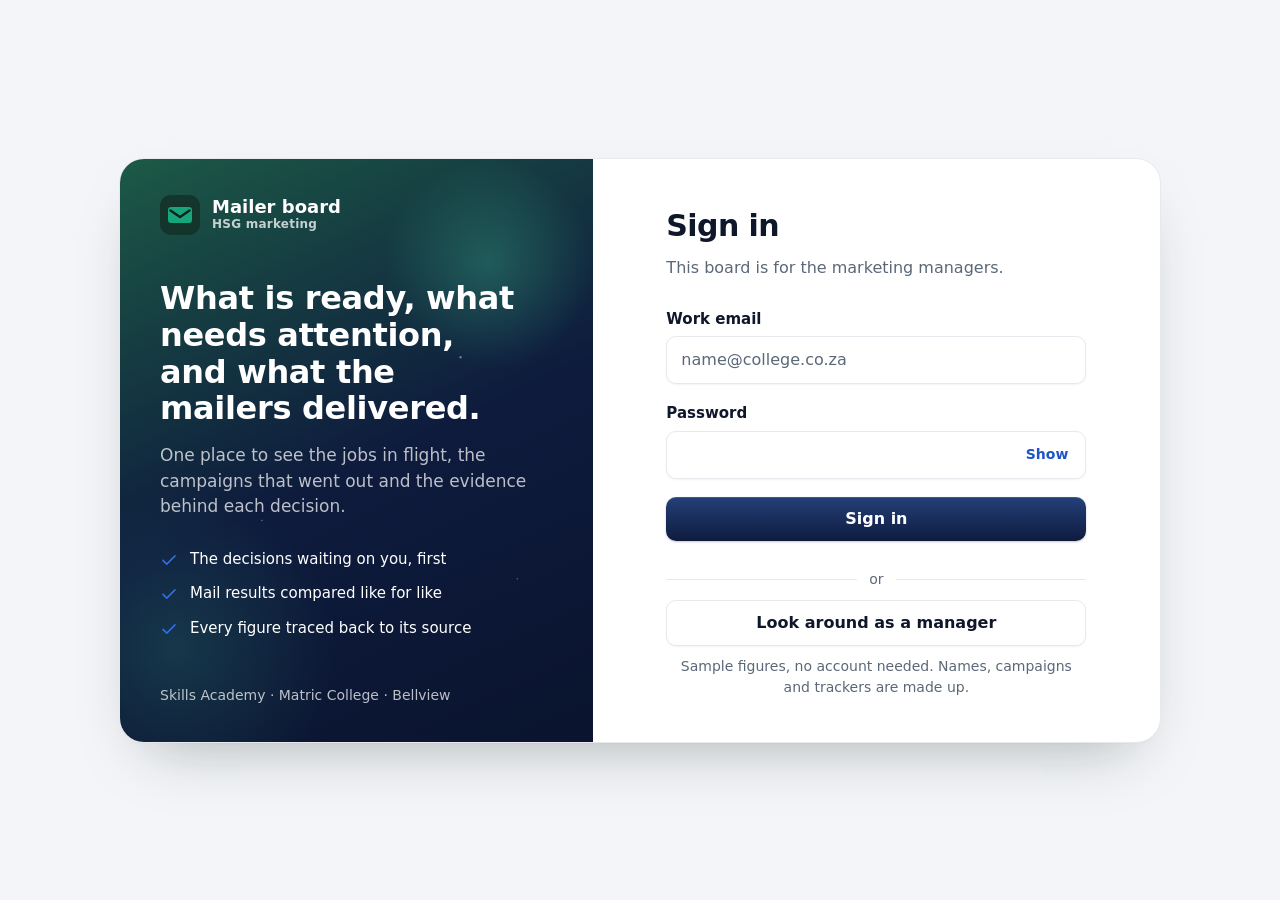
<file: index.html>
<!doctype html>
<html lang="en" data-page="auth">
<head>
  <meta charset="utf-8">
  <meta name="viewport" content="width=device-width, initial-scale=1, viewport-fit=cover">
  <meta http-equiv="Content-Security-Policy" content="default-src 'self'; script-src 'self'; style-src 'self' https://fonts.googleapis.com; font-src https://fonts.gstatic.com; img-src 'self' data:; form-action 'self'; base-uri 'self'; object-src 'none'">
  <meta name="theme-color" content="#F4F5F8" media="(prefers-color-scheme: light)">
  <meta name="referrer" content="strict-origin-when-cross-origin">
  <meta name="description" content="Sign in to the HSG mailer board.">
  <title>Sign in · Mailer board</title>
  <link rel="icon" href="assets/img/logo.svg?v=bed1288b" type="image/svg+xml">
  <link rel="preconnect" href="https://fonts.googleapis.com">
  <link rel="preconnect" href="https://fonts.gstatic.com" crossorigin>
  <link rel="stylesheet" href="https://fonts.googleapis.com/css2?family=Geist:wght@400;500;600;700&family=Geist+Mono:wght@500&display=swap">
  <link rel="stylesheet" href="assets/css/styles.css?v=12d950ee">
  <script src="assets/js/shared/session.js?v=6349e7f3"></script>
</head>
<body>
  <a class="skip-link" href="#main">Skip to content</a>
  <div class="auth-layout">
    <aside class="auth-panel">
      <a class="brand" href="index.html"><img src="assets/img/logo.svg?v=bed1288b" width="40" height="40" alt=""><span class="brand-text"><b>Mailer board</b><small>HSG marketing</small></span></a>
      <div class="auth-panel-copy">
        <p class="auth-lead">What is ready, what needs attention, and what the mailers delivered.</p>
        <p>One place to see the jobs in flight, the campaigns that went out and the evidence behind each decision.</p>
        <ul class="auth-points">
          <li><svg width="18" height="18" viewBox="0 0 24 24" fill="none" stroke="currentColor" stroke-width="2" stroke-linecap="round" stroke-linejoin="round" aria-hidden="true"><path d="M4 12.5l5 5L20 6.5"/></svg>The decisions waiting on you, first</li>
          <li><svg width="18" height="18" viewBox="0 0 24 24" fill="none" stroke="currentColor" stroke-width="2" stroke-linecap="round" stroke-linejoin="round" aria-hidden="true"><path d="M4 12.5l5 5L20 6.5"/></svg>Mail results compared like for like</li>
          <li><svg width="18" height="18" viewBox="0 0 24 24" fill="none" stroke="currentColor" stroke-width="2" stroke-linecap="round" stroke-linejoin="round" aria-hidden="true"><path d="M4 12.5l5 5L20 6.5"/></svg>Every figure traced back to its source</li>
        </ul>
      </div>
      <p class="auth-panel-foot">Skills Academy · Matric College · Bellview</p>
    </aside>

    <main class="auth-main" id="main" tabindex="-1">
      <div class="auth-card">
        <a class="brand brand-mobile" href="index.html"><img src="assets/img/logo.svg?v=bed1288b" width="36" height="36" alt=""><span class="brand-text"><b>Mailer board</b><small>HSG marketing</small></span></a>

        <header>
          <h1>Sign in</h1>
          <p>This board is for the marketing managers.</p>
        </header>

        <form class="form" method="post" data-not-connected>
          <div class="field">
            <label for="email">Work email</label>
            <input class="input" id="email" name="email" type="email" autocomplete="username" spellcheck="false" placeholder="name@college.co.za" required>
          </div>

          <div class="field">
            <label for="password">Password</label>
            <div class="password">
              <input class="input" id="password" name="password" type="password" autocomplete="current-password" required>
              <button type="button" data-toggle-password aria-controls="password" aria-pressed="false">Show</button>
            </div>
          </div>

          <button class="button" type="submit">Sign in</button>

          <div class="form-notice" role="status" tabindex="-1" hidden>
            <svg width="18" height="18" viewBox="0 0 24 24" fill="none" stroke="currentColor" stroke-width="2" stroke-linecap="round" aria-hidden="true"><circle cx="12" cy="12" r="9"/><path d="M12 11v6M12 7.5v.5"/></svg>
            <span>Signing in isn't switched on yet. You'll be able to use this page once accounts are set up.</span>
          </div>
        </form>

        <div class="demo">
          <p class="divider">or</p>
          <button class="button button-secondary" type="button" data-demo-sign-in="manager">Look around as a manager</button>
          <p class="field-hint">Sample figures, no account needed. Names, campaigns and trackers are made up.</p>
          <div class="form-notice" id="demo-blocked" role="status" tabindex="-1" hidden>
            <svg width="18" height="18" viewBox="0 0 24 24" fill="none" stroke="currentColor" stroke-width="2" stroke-linecap="round" aria-hidden="true"><circle cx="12" cy="12" r="9"/><path d="M12 11v6M12 7.5v.5"/></svg>
            <span>Your browser is blocking site storage, so the demo can't sign you in. Try a normal (not private) window.</span>
          </div>
        </div>
      </div>
    </main>
  </div>

  <script src="assets/js/shared/auth.js?v=9b4fdaf7"></script>
</body>
</html>
</file>
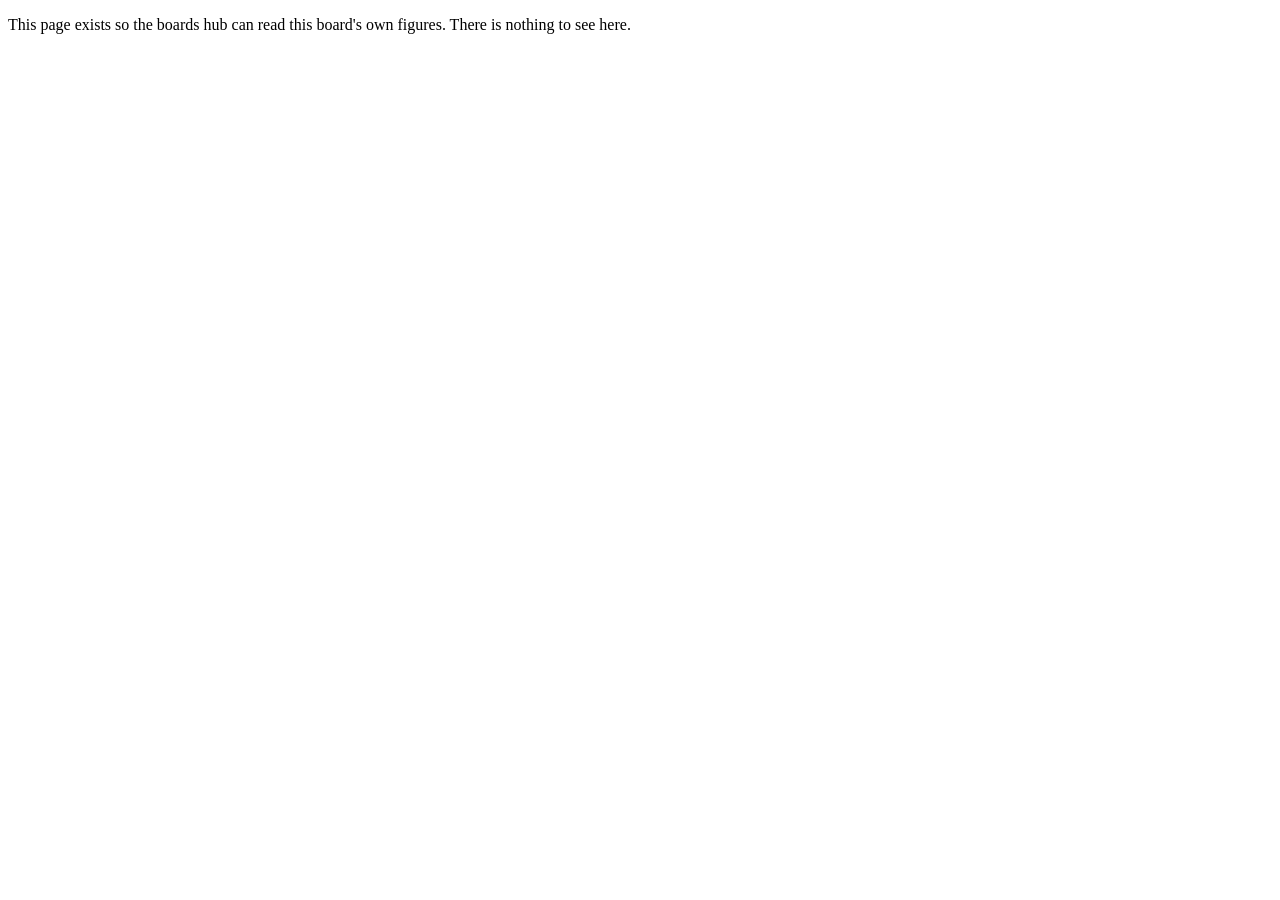
<file: summary.html>
<!doctype html>
<html lang="en">
<head>
  <meta charset="utf-8">
  <meta http-equiv="Content-Security-Policy" content="default-src 'none'; script-src 'self'; base-uri 'self'; form-action 'none'">
  <meta name="robots" content="noindex">
  <title>Mailer board summary</title>
</head>
<body>
  <p>This page exists so the boards hub can read this board's own figures. There is nothing to see here.</p>
  <script src="assets/js/shared/data.js?v=71d757f0"></script>
  <script src="assets/js/summary.js?v=b34d8d30"></script>
</body>
</html>
</file>
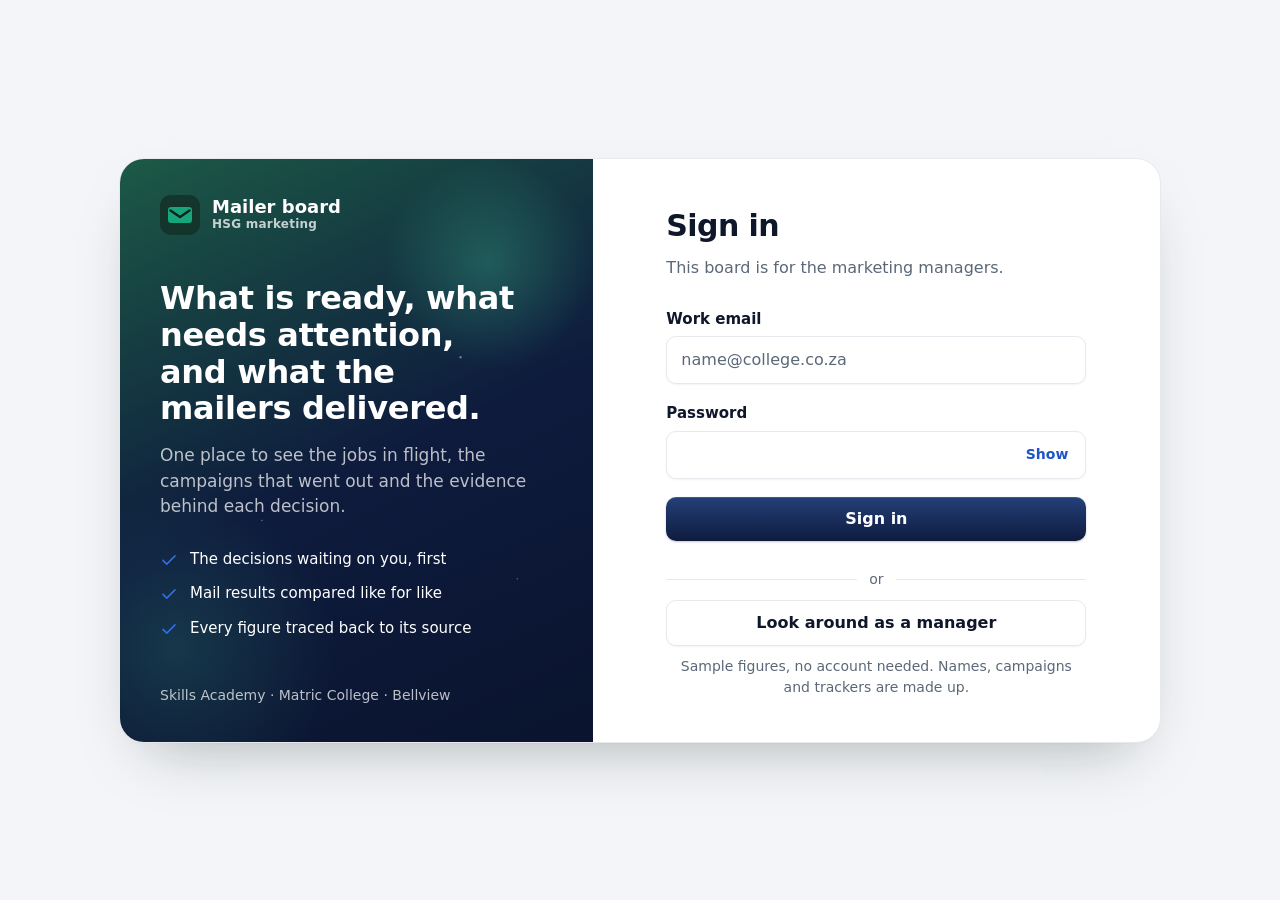
<file: pages/campaigns.html>
<!doctype html>
<html lang="en" data-page="app">
<head>
  <meta charset="utf-8">
  <meta name="viewport" content="width=device-width, initial-scale=1, viewport-fit=cover">
  <meta http-equiv="Content-Security-Policy" content="default-src 'self'; script-src 'self'; style-src 'self' https://fonts.googleapis.com; font-src https://fonts.gstatic.com; img-src 'self' data:; form-action 'self'; base-uri 'self'; object-src 'none'">
  <meta name="theme-color" content="#F4F5F8" media="(prefers-color-scheme: light)">
  <meta name="referrer" content="strict-origin-when-cross-origin">
  <meta name="robots" content="noindex">
  <meta name="description" content="Every campaign with sends, deliveries, opens, clicks and bounces.">
  <title>Campaign results · Mailer board</title>
  <link rel="icon" href="../assets/img/logo.svg?v=bed1288b" type="image/svg+xml">
  <link rel="preconnect" href="https://fonts.googleapis.com">
  <link rel="preconnect" href="https://fonts.gstatic.com" crossorigin>
  <link rel="stylesheet" href="https://fonts.googleapis.com/css2?family=Geist:wght@400;500;600;700&family=Geist+Mono:wght@500&display=swap">
  <link rel="stylesheet" href="../assets/css/styles.css?v=12d950ee">
  <script src="../assets/js/shared/session.js?v=6349e7f3"></script>
</head>
<body>
  <a class="skip-link" href="#main">Skip to content</a>
  <div class="app" id="app">
    <aside class="sidebar" id="sidebar" aria-label="Main menu">
      <a class="brand" href="decisions.html"><img src="../assets/img/logo.svg?v=bed1288b" width="36" height="36" alt=""><span class="brand-text"><b>Mailer board</b><small>HSG marketing</small></span></a>

      <nav class="menu" aria-label="Pages">
        <a class="menu-item" href="overview.html">
          <svg viewBox="0 0 24 24" fill="none" stroke="currentColor" stroke-width="2" stroke-linecap="round" stroke-linejoin="round" aria-hidden="true"><rect x="3" y="3" width="8" height="8" rx="2"/><rect x="13" y="3" width="8" height="5" rx="2"/><rect x="13" y="10" width="8" height="11" rx="2"/><rect x="3" y="13" width="8" height="8" rx="2"/></svg>
          <span>Overview</span>
        </a>
        <a class="menu-item" href="decisions.html">
          <svg viewBox="0 0 24 24" fill="none" stroke="currentColor" stroke-width="2" stroke-linecap="round" stroke-linejoin="round" aria-hidden="true"><path d="M9 5H7a2 2 0 0 0-2 2v12a2 2 0 0 0 2 2h10a2 2 0 0 0 2-2V7a2 2 0 0 0-2-2h-2"/><rect x="9" y="3" width="6" height="4" rx="1"/><path d="M9 14l2 2 4-4"/></svg>
          <span>Decisions</span>
        </a>
        <a class="menu-item" href="week.html">
          <svg viewBox="0 0 24 24" fill="none" stroke="currentColor" stroke-width="2" stroke-linecap="round" stroke-linejoin="round" aria-hidden="true"><path d="M4 20V10M10 20V4M16 20v-7M22 20H2"/></svg>
          <span>This week</span>
        </a>
        <p class="menu-label">Mailers</p>
        <a class="menu-item" href="jobs.html">
          <svg viewBox="0 0 24 24" fill="none" stroke="currentColor" stroke-width="2" stroke-linecap="round" stroke-linejoin="round" aria-hidden="true"><path d="M4 7h16M4 12h16M4 17h10"/></svg>
          <span>Jobs</span>
        </a>
        <a class="menu-item" href="campaigns.html" aria-current="page">
          <svg viewBox="0 0 24 24" fill="none" stroke="currentColor" stroke-width="2" stroke-linecap="round" stroke-linejoin="round" aria-hidden="true"><rect x="3" y="5" width="18" height="14" rx="2"/><path d="m4 7 8 5.5L20 7"/></svg>
          <span>Campaigns</span>
        </a>
        <p class="menu-label">Evidence</p>
        <a class="menu-item" href="checks.html">
          <svg viewBox="0 0 24 24" fill="none" stroke="currentColor" stroke-width="2" stroke-linecap="round" stroke-linejoin="round" aria-hidden="true"><path d="M12 3l8 3v6c0 4.4-3.2 7.9-8 9-4.8-1.1-8-4.6-8-9V6z"/><path d="M9.5 12.2l1.8 1.8 3.4-3.6"/></svg>
          <span>Evidence checks</span>
        </a>
        <a class="menu-item" href="problems.html">
          <svg viewBox="0 0 24 24" fill="none" stroke="currentColor" stroke-width="2" stroke-linecap="round" stroke-linejoin="round" aria-hidden="true"><path d="M10.3 4.3 2.8 17.4a2 2 0 0 0 1.7 3h15a2 2 0 0 0 1.7-3L13.7 4.3a2 2 0 0 0-3.4 0z"/><path d="M12 9.5v4M12 16.5v.4"/></svg>
          <span>Problems and fixes</span>
        </a>
        <a class="menu-item" href="lessons.html">
          <svg viewBox="0 0 24 24" fill="none" stroke="currentColor" stroke-width="2" stroke-linecap="round" stroke-linejoin="round" aria-hidden="true"><path d="M9 18h6M10 21h4"/><path d="M12 3a6 6 0 0 0-3.5 10.9c.6.5.9 1.1 1 1.6h5c.1-.5.4-1.1 1-1.6A6 6 0 0 0 12 3z"/></svg>
          <span>Lessons learnt</span>
        </a>
        <a class="menu-item" href="sources.html">
          <svg viewBox="0 0 24 24" fill="none" stroke="currentColor" stroke-width="2" stroke-linecap="round" stroke-linejoin="round" aria-hidden="true"><ellipse cx="12" cy="6" rx="8" ry="3"/><path d="M4 6v12c0 1.7 3.6 3 8 3s8-1.3 8-3V6"/><path d="M4 12c0 1.7 3.6 3 8 3s8-1.3 8-3"/></svg>
          <span>Sources</span>
        </a>
      </nav>

      <div class="sidebar-user">
        <span class="avatar" id="user-initials" aria-hidden="true"></span>
        <div><b id="user-name"></b><small id="user-role"></small></div>
        <button class="icon-button" id="sign-out" type="button" aria-label="Sign out" title="Sign out">
          <svg width="20" height="20" viewBox="0 0 24 24" fill="none" stroke="currentColor" stroke-width="2" stroke-linecap="round" stroke-linejoin="round" aria-hidden="true"><path d="M9 21H5a2 2 0 0 1-2-2V5a2 2 0 0 1 2-2h4"/><path d="M16 17l5-5-5-5M21 12H9"/></svg>
        </button>
      </div>
    </aside>

    <div class="scrim" id="scrim"></div>

    <div class="app-body">
      <header class="topbar">
        <button class="icon-button" id="menu-button" type="button" aria-label="Open menu" aria-controls="sidebar" aria-expanded="false">
          <svg width="22" height="22" viewBox="0 0 24 24" fill="none" stroke="currentColor" stroke-width="2" stroke-linecap="round" aria-hidden="true"><path d="M4 7h16M4 12h16M4 17h16"/></svg>
        </button>
        <a class="brand" href="decisions.html"><img src="../assets/img/logo.svg?v=bed1288b" width="30" height="30" alt=""><span>Mailer board</span></a>
      </header>

      <main class="app-main" id="main" tabindex="-1">
        <div class="page-header">
          <div>
            <h1>Campaign results</h1>
            <p class="page-note">Every campaign in the period, with what the mail tool recorded.</p>
          </div>
        </div>

        <section class="tiles tiles-four" id="campaign-tiles" aria-label="Totals"></section>

        <div class="controls">
          <label class="sr-only" for="campaign-college">College</label>
          <select class="select" id="campaign-college"></select>
          <label class="sr-only" for="campaign-search">Search campaigns</label>
          <input class="search" id="campaign-search" type="search" placeholder="Search campaigns" autocomplete="off">
          <button class="button button-secondary button-inline more-filters" id="more-filters" type="button" aria-expanded="false" aria-controls="more-filter-set">More filters</button>
          <div class="more-filter-set" id="more-filter-set" hidden>
            <label class="sr-only" for="campaign-purpose">Email purpose</label>
            <select class="select" id="campaign-purpose"></select>
            <label class="sr-only" for="campaign-family">Campaign family</label>
            <select class="select" id="campaign-family"></select>
            <div class="views" id="saved-views"></div>
          </div>
          <button class="button button-secondary button-inline" id="campaigns-clear" type="button" hidden>Show all 78</button>
        </div>

        <section class="panel" aria-labelledby="campaigns-title">
          <div class="panel-head">
            <h2 id="campaigns-title">Campaigns</h2>
            <p class="panel-note" id="campaigns-note" role="status"></p>
          </div>
          <div class="sort-picker">
            <label for="sort-select">Sort by</label>
            <select class="select" id="sort-select"></select>
          </div>
          <div class="table-wrap">
            <table class="results" id="campaign-table"></table>
          </div>
          <p class="panel-note">A campaign is marked “worth a look” above a 3% hard bounce rate or a 20% click rate. Neither proves anything is wrong; both are worth checking.</p>
        </section>
      </main>
    </div>
  </div>

  <div class="toast" id="toast" role="status" hidden></div>

  <script src="../assets/js/shared/data.js?v=71d757f0"></script>
  <script src="../assets/js/shared/app.js?v=557a2dee"></script>
  <script src="../assets/js/shared/lines.js?v=0f9d11f8"></script>
  <script src="../assets/js/shared/views.js?v=3244a64a"></script>
  <script src="../assets/js/pages/campaigns.js?v=f1f63c7c"></script>
</body>
</html>
</file>
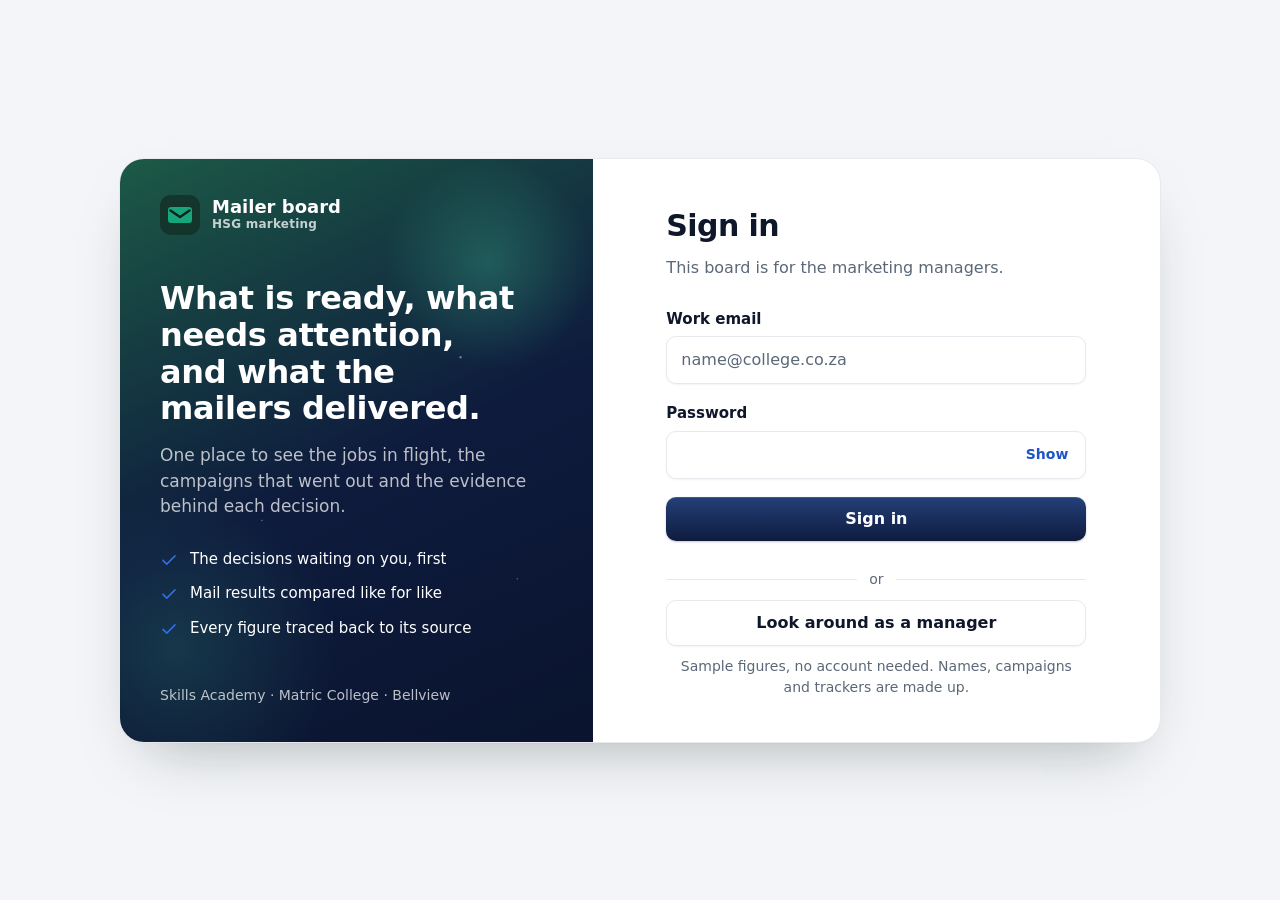
<file: pages/checks.html>
<!doctype html>
<html lang="en" data-page="app">
<head>
  <meta charset="utf-8">
  <meta name="viewport" content="width=device-width, initial-scale=1, viewport-fit=cover">
  <meta http-equiv="Content-Security-Policy" content="default-src 'self'; script-src 'self'; style-src 'self' https://fonts.googleapis.com; font-src https://fonts.gstatic.com; img-src 'self' data:; form-action 'self'; base-uri 'self'; object-src 'none'">
  <meta name="theme-color" content="#F4F5F8" media="(prefers-color-scheme: light)">
  <meta name="referrer" content="strict-origin-when-cross-origin">
  <meta name="robots" content="noindex">
  <meta name="description" content="Tracker rows with missing or conflicting evidence, grouped by problem.">
  <title>Evidence checks · Mailer board</title>
  <link rel="icon" href="../assets/img/logo.svg?v=bed1288b" type="image/svg+xml">
  <link rel="preconnect" href="https://fonts.googleapis.com">
  <link rel="preconnect" href="https://fonts.gstatic.com" crossorigin>
  <link rel="stylesheet" href="https://fonts.googleapis.com/css2?family=Geist:wght@400;500;600;700&family=Geist+Mono:wght@500&display=swap">
  <link rel="stylesheet" href="../assets/css/styles.css?v=12d950ee">
  <script src="../assets/js/shared/session.js?v=6349e7f3"></script>
</head>
<body>
  <a class="skip-link" href="#main">Skip to content</a>
  <div class="app" id="app">
    <aside class="sidebar" id="sidebar" aria-label="Main menu">
      <a class="brand" href="decisions.html"><img src="../assets/img/logo.svg?v=bed1288b" width="36" height="36" alt=""><span class="brand-text"><b>Mailer board</b><small>HSG marketing</small></span></a>

      <nav class="menu" aria-label="Pages">
        <a class="menu-item" href="overview.html">
          <svg viewBox="0 0 24 24" fill="none" stroke="currentColor" stroke-width="2" stroke-linecap="round" stroke-linejoin="round" aria-hidden="true"><rect x="3" y="3" width="8" height="8" rx="2"/><rect x="13" y="3" width="8" height="5" rx="2"/><rect x="13" y="10" width="8" height="11" rx="2"/><rect x="3" y="13" width="8" height="8" rx="2"/></svg>
          <span>Overview</span>
        </a>
        <a class="menu-item" href="decisions.html">
          <svg viewBox="0 0 24 24" fill="none" stroke="currentColor" stroke-width="2" stroke-linecap="round" stroke-linejoin="round" aria-hidden="true"><path d="M9 5H7a2 2 0 0 0-2 2v12a2 2 0 0 0 2 2h10a2 2 0 0 0 2-2V7a2 2 0 0 0-2-2h-2"/><rect x="9" y="3" width="6" height="4" rx="1"/><path d="M9 14l2 2 4-4"/></svg>
          <span>Decisions</span>
        </a>
        <a class="menu-item" href="week.html">
          <svg viewBox="0 0 24 24" fill="none" stroke="currentColor" stroke-width="2" stroke-linecap="round" stroke-linejoin="round" aria-hidden="true"><path d="M4 20V10M10 20V4M16 20v-7M22 20H2"/></svg>
          <span>This week</span>
        </a>
        <p class="menu-label">Mailers</p>
        <a class="menu-item" href="jobs.html">
          <svg viewBox="0 0 24 24" fill="none" stroke="currentColor" stroke-width="2" stroke-linecap="round" stroke-linejoin="round" aria-hidden="true"><path d="M4 7h16M4 12h16M4 17h10"/></svg>
          <span>Jobs</span>
        </a>
        <a class="menu-item" href="campaigns.html">
          <svg viewBox="0 0 24 24" fill="none" stroke="currentColor" stroke-width="2" stroke-linecap="round" stroke-linejoin="round" aria-hidden="true"><rect x="3" y="5" width="18" height="14" rx="2"/><path d="m4 7 8 5.5L20 7"/></svg>
          <span>Campaigns</span>
        </a>
        <p class="menu-label">Evidence</p>
        <a class="menu-item" href="checks.html" aria-current="page">
          <svg viewBox="0 0 24 24" fill="none" stroke="currentColor" stroke-width="2" stroke-linecap="round" stroke-linejoin="round" aria-hidden="true"><path d="M12 3l8 3v6c0 4.4-3.2 7.9-8 9-4.8-1.1-8-4.6-8-9V6z"/><path d="M9.5 12.2l1.8 1.8 3.4-3.6"/></svg>
          <span>Evidence checks</span>
        </a>
        <a class="menu-item" href="problems.html">
          <svg viewBox="0 0 24 24" fill="none" stroke="currentColor" stroke-width="2" stroke-linecap="round" stroke-linejoin="round" aria-hidden="true"><path d="M10.3 4.3 2.8 17.4a2 2 0 0 0 1.7 3h15a2 2 0 0 0 1.7-3L13.7 4.3a2 2 0 0 0-3.4 0z"/><path d="M12 9.5v4M12 16.5v.4"/></svg>
          <span>Problems and fixes</span>
        </a>
        <a class="menu-item" href="lessons.html">
          <svg viewBox="0 0 24 24" fill="none" stroke="currentColor" stroke-width="2" stroke-linecap="round" stroke-linejoin="round" aria-hidden="true"><path d="M9 18h6M10 21h4"/><path d="M12 3a6 6 0 0 0-3.5 10.9c.6.5.9 1.1 1 1.6h5c.1-.5.4-1.1 1-1.6A6 6 0 0 0 12 3z"/></svg>
          <span>Lessons learnt</span>
        </a>
        <a class="menu-item" href="sources.html">
          <svg viewBox="0 0 24 24" fill="none" stroke="currentColor" stroke-width="2" stroke-linecap="round" stroke-linejoin="round" aria-hidden="true"><ellipse cx="12" cy="6" rx="8" ry="3"/><path d="M4 6v12c0 1.7 3.6 3 8 3s8-1.3 8-3V6"/><path d="M4 12c0 1.7 3.6 3 8 3s8-1.3 8-3"/></svg>
          <span>Sources</span>
        </a>
      </nav>

      <div class="sidebar-user">
        <span class="avatar" id="user-initials" aria-hidden="true"></span>
        <div><b id="user-name"></b><small id="user-role"></small></div>
        <button class="icon-button" id="sign-out" type="button" aria-label="Sign out" title="Sign out">
          <svg width="20" height="20" viewBox="0 0 24 24" fill="none" stroke="currentColor" stroke-width="2" stroke-linecap="round" stroke-linejoin="round" aria-hidden="true"><path d="M9 21H5a2 2 0 0 1-2-2V5a2 2 0 0 1 2-2h4"/><path d="M16 17l5-5-5-5M21 12H9"/></svg>
        </button>
      </div>
    </aside>

    <div class="scrim" id="scrim"></div>

    <div class="app-body">
      <header class="topbar">
        <button class="icon-button" id="menu-button" type="button" aria-label="Open menu" aria-controls="sidebar" aria-expanded="false">
          <svg width="22" height="22" viewBox="0 0 24 24" fill="none" stroke="currentColor" stroke-width="2" stroke-linecap="round" aria-hidden="true"><path d="M4 7h16M4 12h16M4 17h16"/></svg>
        </button>
        <a class="brand" href="decisions.html"><img src="../assets/img/logo.svg?v=bed1288b" width="30" height="30" alt=""><span>Mailer board</span></a>
      </header>

      <main class="app-main" id="main" tabindex="-1">
        <div class="page-header">
          <div>
            <h1>Evidence checks</h1>
            <p class="page-note">Rows where the record contradicts itself or is missing something.</p>
          </div>
        </div>

        <p class="notice">
          <svg width="18" height="18" viewBox="0 0 24 24" fill="none" stroke="currentColor" stroke-width="2" stroke-linecap="round" aria-hidden="true"><circle cx="12" cy="12" r="9"/><path d="M12 11v6M12 7.5v.5"/></svg>
          <span>These checks compare what the tracker rows record. They do not check the audience, the copy, the routing or the built email. One row can raise more than one check.</span>
        </p>

        <div class="controls">
          <label class="sr-only" for="check-college">College</label>
          <select class="select" id="check-college"></select>
          <label class="sr-only" for="check-search">Search the checks</label>
          <input class="search" id="check-search" type="search" placeholder="Search job, code or owner" autocomplete="off">
          <button class="button button-secondary button-inline more-filters" id="more-filters" type="button" aria-expanded="false" aria-controls="more-filter-set">More filters</button>
          <div class="more-filter-set" id="more-filter-set" hidden>
            <label class="sr-only" for="check-phase">Phase</label>
            <select class="select" id="check-phase"></select>
            <div class="views" id="saved-views"></div>
          </div>
          <button class="button button-secondary button-inline" id="checks-clear" type="button" hidden>Show every check</button>
        </div>

        <p class="panel-note" id="checks-note" hidden></p>

        <section id="check-list" aria-labelledby="check-list-title">
          <h2 class="sr-only" id="check-list-title">Choose a kind of problem</h2>
          <div class="category-grid" id="check-grid"></div>
        </section>

        <section id="check-view" aria-labelledby="check-title" hidden>
          <div class="category-head">
            <nav class="trail" id="checks-trail" aria-label="Where you are"></nav>
            <div class="category-heading">
              <h2 id="check-title" tabindex="-1"></h2>
              <p class="panel-note" id="check-note"></p>
            </div>
          </div>
          <p class="panel-note" id="check-detail"></p>
          <section class="panel">
            <div class="table-wrap">
              <table class="results" id="check-table"></table>
            </div>
          </section>
        </section>
      </main>
    </div>
  </div>

  <div class="toast" id="toast" role="status" hidden></div>

  <script src="../assets/js/shared/data.js?v=71d757f0"></script>
  <script src="../assets/js/shared/app.js?v=557a2dee"></script>
  <script src="../assets/js/shared/lines.js?v=0f9d11f8"></script>
  <script src="../assets/js/shared/views.js?v=3244a64a"></script>
  <script src="../assets/js/pages/checks.js?v=fe8c7ed1"></script>
</body>
</html>
</file>
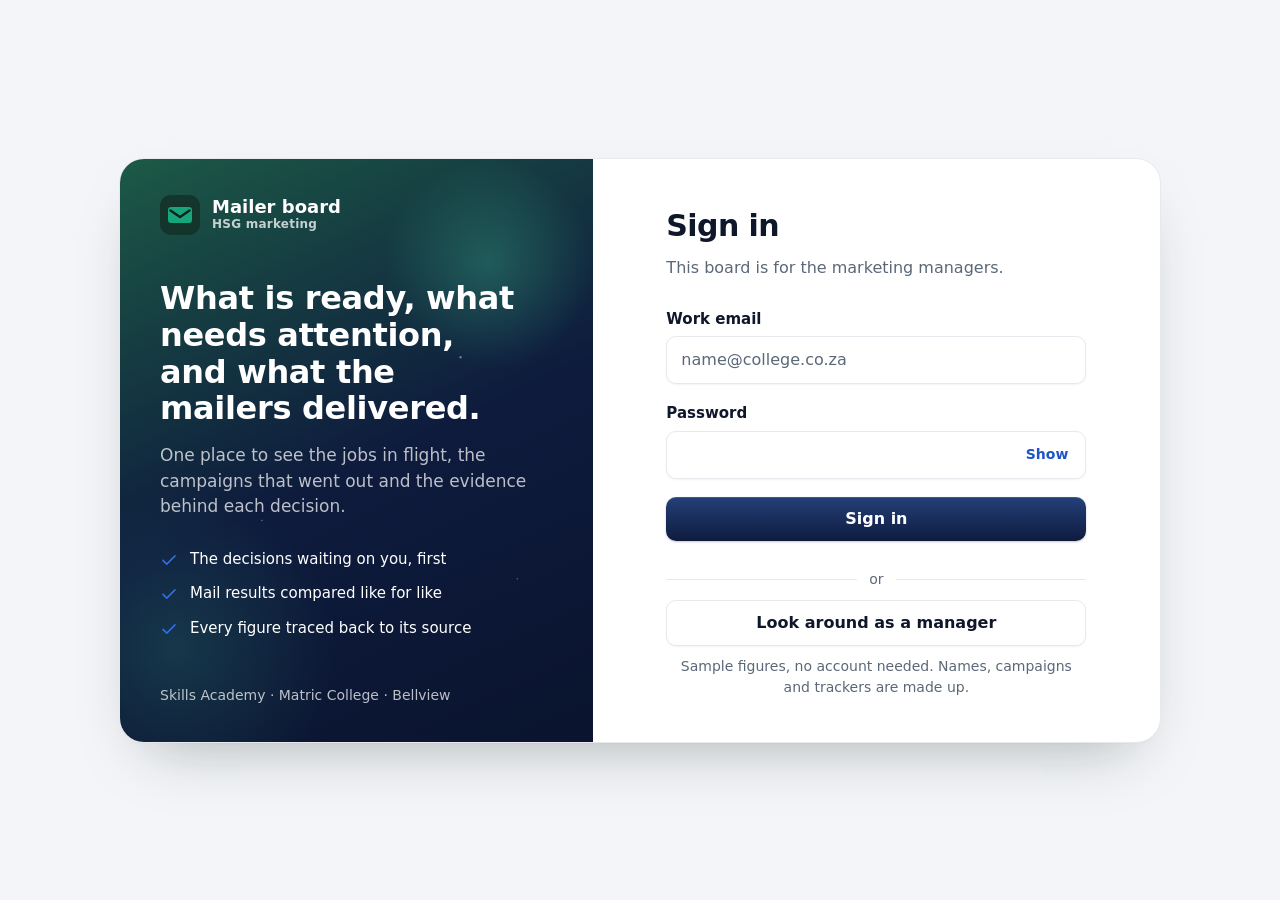
<file: pages/decisions.html>
<!doctype html>
<html lang="en" data-page="app">
<head>
  <meta charset="utf-8">
  <meta name="viewport" content="width=device-width, initial-scale=1, viewport-fit=cover">
  <meta http-equiv="Content-Security-Policy" content="default-src 'self'; script-src 'self'; style-src 'self' https://fonts.googleapis.com; font-src https://fonts.gstatic.com; img-src 'self' data:; form-action 'self'; base-uri 'self'; object-src 'none'">
  <meta name="theme-color" content="#F4F5F8" media="(prefers-color-scheme: light)">
  <meta name="referrer" content="strict-origin-when-cross-origin">
  <meta name="robots" content="noindex">
  <meta name="description" content="What needs a management decision this week.">
  <title>Decisions · Mailer board</title>
  <link rel="icon" href="../assets/img/logo.svg?v=bed1288b" type="image/svg+xml">
  <link rel="preconnect" href="https://fonts.googleapis.com">
  <link rel="preconnect" href="https://fonts.gstatic.com" crossorigin>
  <link rel="stylesheet" href="https://fonts.googleapis.com/css2?family=Geist:wght@400;500;600;700&family=Geist+Mono:wght@500&display=swap">
  <link rel="stylesheet" href="../assets/css/styles.css?v=12d950ee">
  <script src="../assets/js/shared/session.js?v=6349e7f3"></script>
</head>
<body>
  <a class="skip-link" href="#main">Skip to content</a>
  <div class="app" id="app">
    <aside class="sidebar" id="sidebar" aria-label="Main menu">
      <a class="brand" href="decisions.html"><img src="../assets/img/logo.svg?v=bed1288b" width="36" height="36" alt=""><span class="brand-text"><b>Mailer board</b><small>HSG marketing</small></span></a>

      <nav class="menu" aria-label="Pages">
        <a class="menu-item" href="overview.html">
          <svg viewBox="0 0 24 24" fill="none" stroke="currentColor" stroke-width="2" stroke-linecap="round" stroke-linejoin="round" aria-hidden="true"><rect x="3" y="3" width="8" height="8" rx="2"/><rect x="13" y="3" width="8" height="5" rx="2"/><rect x="13" y="10" width="8" height="11" rx="2"/><rect x="3" y="13" width="8" height="8" rx="2"/></svg>
          <span>Overview</span>
        </a>
        <a class="menu-item" href="decisions.html" aria-current="page">
          <svg viewBox="0 0 24 24" fill="none" stroke="currentColor" stroke-width="2" stroke-linecap="round" stroke-linejoin="round" aria-hidden="true"><path d="M9 5H7a2 2 0 0 0-2 2v12a2 2 0 0 0 2 2h10a2 2 0 0 0 2-2V7a2 2 0 0 0-2-2h-2"/><rect x="9" y="3" width="6" height="4" rx="1"/><path d="M9 14l2 2 4-4"/></svg>
          <span>Decisions</span>
        </a>
        <a class="menu-item" href="week.html">
          <svg viewBox="0 0 24 24" fill="none" stroke="currentColor" stroke-width="2" stroke-linecap="round" stroke-linejoin="round" aria-hidden="true"><path d="M4 20V10M10 20V4M16 20v-7M22 20H2"/></svg>
          <span>This week</span>
        </a>
        <p class="menu-label">Mailers</p>
        <a class="menu-item" href="jobs.html">
          <svg viewBox="0 0 24 24" fill="none" stroke="currentColor" stroke-width="2" stroke-linecap="round" stroke-linejoin="round" aria-hidden="true"><path d="M4 7h16M4 12h16M4 17h10"/></svg>
          <span>Jobs</span>
        </a>
        <a class="menu-item" href="campaigns.html">
          <svg viewBox="0 0 24 24" fill="none" stroke="currentColor" stroke-width="2" stroke-linecap="round" stroke-linejoin="round" aria-hidden="true"><rect x="3" y="5" width="18" height="14" rx="2"/><path d="m4 7 8 5.5L20 7"/></svg>
          <span>Campaigns</span>
        </a>
        <p class="menu-label">Evidence</p>
        <a class="menu-item" href="checks.html">
          <svg viewBox="0 0 24 24" fill="none" stroke="currentColor" stroke-width="2" stroke-linecap="round" stroke-linejoin="round" aria-hidden="true"><path d="M12 3l8 3v6c0 4.4-3.2 7.9-8 9-4.8-1.1-8-4.6-8-9V6z"/><path d="M9.5 12.2l1.8 1.8 3.4-3.6"/></svg>
          <span>Evidence checks</span>
        </a>
        <a class="menu-item" href="problems.html">
          <svg viewBox="0 0 24 24" fill="none" stroke="currentColor" stroke-width="2" stroke-linecap="round" stroke-linejoin="round" aria-hidden="true"><path d="M10.3 4.3 2.8 17.4a2 2 0 0 0 1.7 3h15a2 2 0 0 0 1.7-3L13.7 4.3a2 2 0 0 0-3.4 0z"/><path d="M12 9.5v4M12 16.5v.4"/></svg>
          <span>Problems and fixes</span>
        </a>
        <a class="menu-item" href="lessons.html">
          <svg viewBox="0 0 24 24" fill="none" stroke="currentColor" stroke-width="2" stroke-linecap="round" stroke-linejoin="round" aria-hidden="true"><path d="M9 18h6M10 21h4"/><path d="M12 3a6 6 0 0 0-3.5 10.9c.6.5.9 1.1 1 1.6h5c.1-.5.4-1.1 1-1.6A6 6 0 0 0 12 3z"/></svg>
          <span>Lessons learnt</span>
        </a>
        <a class="menu-item" href="sources.html">
          <svg viewBox="0 0 24 24" fill="none" stroke="currentColor" stroke-width="2" stroke-linecap="round" stroke-linejoin="round" aria-hidden="true"><ellipse cx="12" cy="6" rx="8" ry="3"/><path d="M4 6v12c0 1.7 3.6 3 8 3s8-1.3 8-3V6"/><path d="M4 12c0 1.7 3.6 3 8 3s8-1.3 8-3"/></svg>
          <span>Sources</span>
        </a>
      </nav>

      <div class="sidebar-user">
        <span class="avatar" id="user-initials" aria-hidden="true"></span>
        <div><b id="user-name"></b><small id="user-role"></small></div>
        <button class="icon-button" id="sign-out" type="button" aria-label="Sign out" title="Sign out">
          <svg width="20" height="20" viewBox="0 0 24 24" fill="none" stroke="currentColor" stroke-width="2" stroke-linecap="round" stroke-linejoin="round" aria-hidden="true"><path d="M9 21H5a2 2 0 0 1-2-2V5a2 2 0 0 1 2-2h4"/><path d="M16 17l5-5-5-5M21 12H9"/></svg>
        </button>
      </div>
    </aside>

    <div class="scrim" id="scrim"></div>

    <div class="app-body">
      <header class="topbar">
        <button class="icon-button" id="menu-button" type="button" aria-label="Open menu" aria-controls="sidebar" aria-expanded="false">
          <svg width="22" height="22" viewBox="0 0 24 24" fill="none" stroke="currentColor" stroke-width="2" stroke-linecap="round" aria-hidden="true"><path d="M4 7h16M4 12h16M4 17h16"/></svg>
        </button>
        <a class="brand" href="decisions.html"><img src="../assets/img/logo.svg?v=bed1288b" width="30" height="30" alt=""><span>Mailer board</span></a>
      </header>

      <main class="app-main" id="main" tabindex="-1">
        <div class="page-header">
          <div>
            <h1>Decisions</h1>
            <p class="page-note">What needs a call from you this week, and the figures behind it.</p>
          </div>
        </div>

        <section class="open-section" aria-labelledby="decide-title">
          <div class="panel-head">
            <h2 id="decide-title">Decide first</h2>
            <p class="panel-note" id="decide-count"></p>
          </div>

          <div class="decide-grid" id="decide-grid"></div>

          <div id="decide-view" hidden>
            <div class="category-head">
              <nav class="trail" id="decide-trail" aria-label="Where you are"></nav>
              <div class="category-heading">
                <h3 id="decide-group-title" tabindex="-1"></h3>
                <p class="panel-note" id="decide-group-note"></p>
              </div>
            </div>
            <ul class="decision-cards" id="decision-list"></ul>
          </div>
        </section>

        <div class="grid">
          <section class="panel span-7" aria-labelledby="phases-title">
            <div class="panel-head">
              <h2 id="phases-title">Where the work stands</h2>
            </div>
            <ul class="stage-list" id="stage-list"></ul>
          </section>

          <section class="panel span-5" aria-labelledby="mail-title">
            <div class="panel-head">
              <h2 id="mail-title">Mail in this period</h2>
            </div>
            <dl class="figure-list" id="mail-figures"></dl>
            <p class="panel-note">Counters come from the mail tool and are grouped by send date. Recent campaigns have had less time to collect results.</p>
          </section>
        </div>

        <details class="about">
          <summary>How this page is put together</summary>
          <div class="about-body">
            <p>“Decide first” gathers anything that a manager has to settle: evidence checks that contradict each other, lessons waiting to be confirmed, and findings from the lead-source audit that are blocked or waiting.</p>
            <p>The figures next to it are the mail counters for 14 to 16 September against the same weekdays the week before. They are sends, not people, and a person mailed twice counts twice.</p>
            <p>Registrations and cash are never joined to campaigns on this board, so no conversion rate is shown.</p>
          </div>
        </details>
      </main>
    </div>
  </div>

  <div class="toast" id="toast" role="status" hidden></div>

  <script src="../assets/js/shared/data.js?v=71d757f0"></script>
  <script src="../assets/js/shared/app.js?v=557a2dee"></script>
  <script src="../assets/js/shared/lines.js?v=0f9d11f8"></script>
  <script src="../assets/js/shared/views.js?v=3244a64a"></script>
  <script src="../assets/js/pages/decisions.js?v=155741f1"></script>
</body>
</html>
</file>
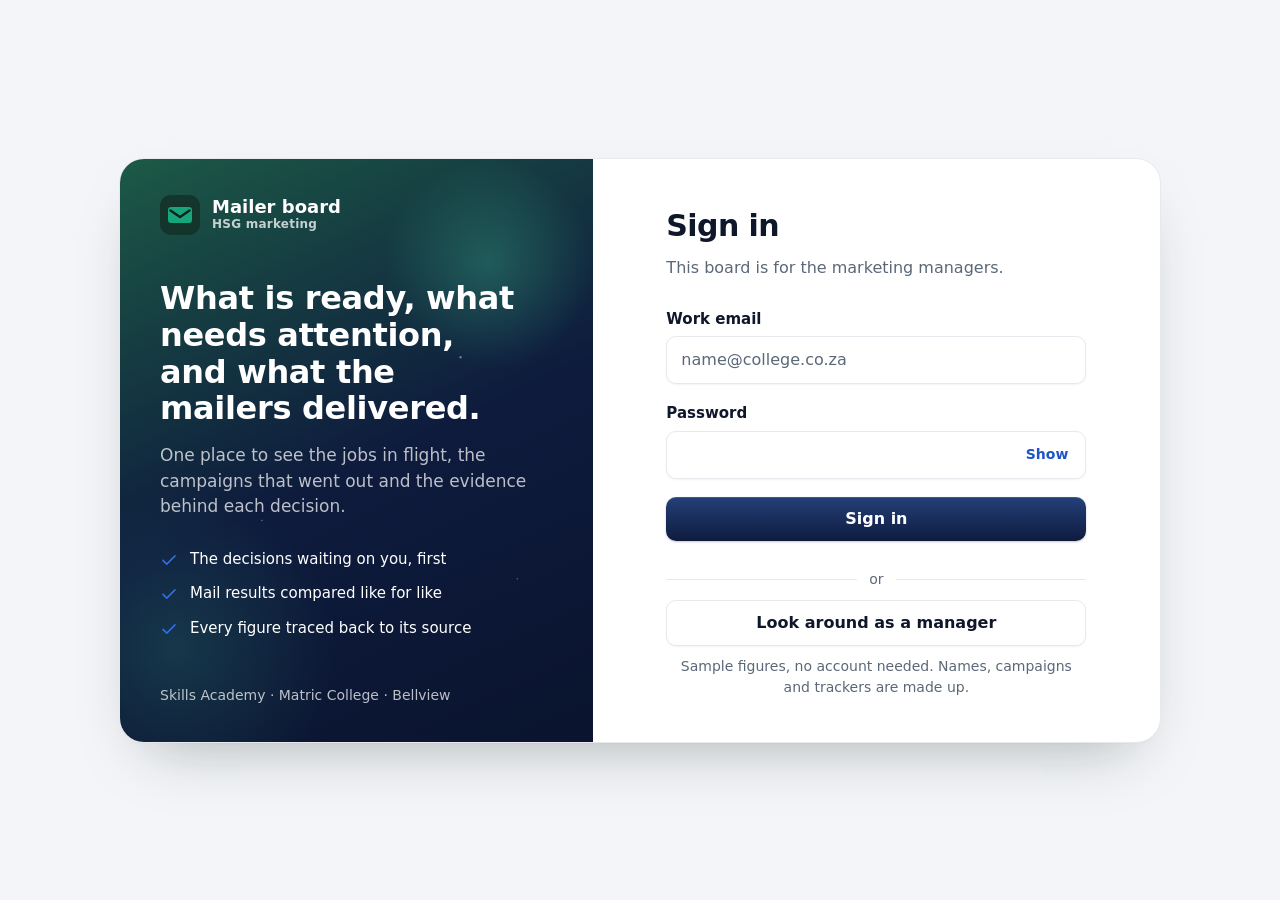
<file: pages/jobs.html>
<!doctype html>
<html lang="en" data-page="app">
<head>
  <meta charset="utf-8">
  <meta name="viewport" content="width=device-width, initial-scale=1, viewport-fit=cover">
  <meta http-equiv="Content-Security-Policy" content="default-src 'self'; script-src 'self'; style-src 'self' https://fonts.googleapis.com; font-src https://fonts.gstatic.com; img-src 'self' data:; form-action 'self'; base-uri 'self'; object-src 'none'">
  <meta name="theme-color" content="#F4F5F8" media="(prefers-color-scheme: light)">
  <meta name="referrer" content="strict-origin-when-cross-origin">
  <meta name="robots" content="noindex">
  <meta name="description" content="Every mailer job: phase, stage, owner, audience and next check.">
  <title>Job pipeline · Mailer board</title>
  <link rel="icon" href="../assets/img/logo.svg?v=bed1288b" type="image/svg+xml">
  <link rel="preconnect" href="https://fonts.googleapis.com">
  <link rel="preconnect" href="https://fonts.gstatic.com" crossorigin>
  <link rel="stylesheet" href="https://fonts.googleapis.com/css2?family=Geist:wght@400;500;600;700&family=Geist+Mono:wght@500&display=swap">
  <link rel="stylesheet" href="../assets/css/styles.css?v=12d950ee">
  <script src="../assets/js/shared/session.js?v=6349e7f3"></script>
</head>
<body>
  <a class="skip-link" href="#main">Skip to content</a>
  <div class="app" id="app">
    <aside class="sidebar" id="sidebar" aria-label="Main menu">
      <a class="brand" href="decisions.html"><img src="../assets/img/logo.svg?v=bed1288b" width="36" height="36" alt=""><span class="brand-text"><b>Mailer board</b><small>HSG marketing</small></span></a>

      <nav class="menu" aria-label="Pages">
        <a class="menu-item" href="overview.html">
          <svg viewBox="0 0 24 24" fill="none" stroke="currentColor" stroke-width="2" stroke-linecap="round" stroke-linejoin="round" aria-hidden="true"><rect x="3" y="3" width="8" height="8" rx="2"/><rect x="13" y="3" width="8" height="5" rx="2"/><rect x="13" y="10" width="8" height="11" rx="2"/><rect x="3" y="13" width="8" height="8" rx="2"/></svg>
          <span>Overview</span>
        </a>
        <a class="menu-item" href="decisions.html">
          <svg viewBox="0 0 24 24" fill="none" stroke="currentColor" stroke-width="2" stroke-linecap="round" stroke-linejoin="round" aria-hidden="true"><path d="M9 5H7a2 2 0 0 0-2 2v12a2 2 0 0 0 2 2h10a2 2 0 0 0 2-2V7a2 2 0 0 0-2-2h-2"/><rect x="9" y="3" width="6" height="4" rx="1"/><path d="M9 14l2 2 4-4"/></svg>
          <span>Decisions</span>
        </a>
        <a class="menu-item" href="week.html">
          <svg viewBox="0 0 24 24" fill="none" stroke="currentColor" stroke-width="2" stroke-linecap="round" stroke-linejoin="round" aria-hidden="true"><path d="M4 20V10M10 20V4M16 20v-7M22 20H2"/></svg>
          <span>This week</span>
        </a>
        <p class="menu-label">Mailers</p>
        <a class="menu-item" href="jobs.html" aria-current="page">
          <svg viewBox="0 0 24 24" fill="none" stroke="currentColor" stroke-width="2" stroke-linecap="round" stroke-linejoin="round" aria-hidden="true"><path d="M4 7h16M4 12h16M4 17h10"/></svg>
          <span>Jobs</span>
        </a>
        <a class="menu-item" href="campaigns.html">
          <svg viewBox="0 0 24 24" fill="none" stroke="currentColor" stroke-width="2" stroke-linecap="round" stroke-linejoin="round" aria-hidden="true"><rect x="3" y="5" width="18" height="14" rx="2"/><path d="m4 7 8 5.5L20 7"/></svg>
          <span>Campaigns</span>
        </a>
        <p class="menu-label">Evidence</p>
        <a class="menu-item" href="checks.html">
          <svg viewBox="0 0 24 24" fill="none" stroke="currentColor" stroke-width="2" stroke-linecap="round" stroke-linejoin="round" aria-hidden="true"><path d="M12 3l8 3v6c0 4.4-3.2 7.9-8 9-4.8-1.1-8-4.6-8-9V6z"/><path d="M9.5 12.2l1.8 1.8 3.4-3.6"/></svg>
          <span>Evidence checks</span>
        </a>
        <a class="menu-item" href="problems.html">
          <svg viewBox="0 0 24 24" fill="none" stroke="currentColor" stroke-width="2" stroke-linecap="round" stroke-linejoin="round" aria-hidden="true"><path d="M10.3 4.3 2.8 17.4a2 2 0 0 0 1.7 3h15a2 2 0 0 0 1.7-3L13.7 4.3a2 2 0 0 0-3.4 0z"/><path d="M12 9.5v4M12 16.5v.4"/></svg>
          <span>Problems and fixes</span>
        </a>
        <a class="menu-item" href="lessons.html">
          <svg viewBox="0 0 24 24" fill="none" stroke="currentColor" stroke-width="2" stroke-linecap="round" stroke-linejoin="round" aria-hidden="true"><path d="M9 18h6M10 21h4"/><path d="M12 3a6 6 0 0 0-3.5 10.9c.6.5.9 1.1 1 1.6h5c.1-.5.4-1.1 1-1.6A6 6 0 0 0 12 3z"/></svg>
          <span>Lessons learnt</span>
        </a>
        <a class="menu-item" href="sources.html">
          <svg viewBox="0 0 24 24" fill="none" stroke="currentColor" stroke-width="2" stroke-linecap="round" stroke-linejoin="round" aria-hidden="true"><ellipse cx="12" cy="6" rx="8" ry="3"/><path d="M4 6v12c0 1.7 3.6 3 8 3s8-1.3 8-3V6"/><path d="M4 12c0 1.7 3.6 3 8 3s8-1.3 8-3"/></svg>
          <span>Sources</span>
        </a>
      </nav>

      <div class="sidebar-user">
        <span class="avatar" id="user-initials" aria-hidden="true"></span>
        <div><b id="user-name"></b><small id="user-role"></small></div>
        <button class="icon-button" id="sign-out" type="button" aria-label="Sign out" title="Sign out">
          <svg width="20" height="20" viewBox="0 0 24 24" fill="none" stroke="currentColor" stroke-width="2" stroke-linecap="round" stroke-linejoin="round" aria-hidden="true"><path d="M9 21H5a2 2 0 0 1-2-2V5a2 2 0 0 1 2-2h4"/><path d="M16 17l5-5-5-5M21 12H9"/></svg>
        </button>
      </div>
    </aside>

    <div class="scrim" id="scrim"></div>

    <div class="app-body">
      <header class="topbar">
        <button class="icon-button" id="menu-button" type="button" aria-label="Open menu" aria-controls="sidebar" aria-expanded="false">
          <svg width="22" height="22" viewBox="0 0 24 24" fill="none" stroke="currentColor" stroke-width="2" stroke-linecap="round" aria-hidden="true"><path d="M4 7h16M4 12h16M4 17h16"/></svg>
        </button>
        <a class="brand" href="decisions.html"><img src="../assets/img/logo.svg?v=bed1288b" width="30" height="30" alt=""><span>Mailer board</span></a>
      </header>

      <main class="app-main" id="main" tabindex="-1">
        <div class="page-header">
          <div>
            <h1>Job pipeline</h1>
            <p class="page-note">Every work item from the trackers, with its stage, owner and audience.</p>
          </div>
        </div>

        <div class="controls">
          <label class="sr-only" for="college-filter">College</label>
          <select class="select" id="college-filter"></select>
          <label class="sr-only" for="job-search">Search jobs</label>
          <input class="search" id="job-search" type="search" placeholder="Search jobs" autocomplete="off">
          <button class="button button-secondary button-inline more-filters" id="more-filters" type="button" aria-expanded="false" aria-controls="more-filter-set">More filters</button>
          <div class="more-filter-set" id="more-filter-set" hidden>
            <label class="sr-only" for="phase-filter">Phase</label>
            <select class="select" id="phase-filter"></select>
            <label class="sr-only" for="stage-filter">Stage</label>
            <select class="select" id="stage-filter"></select>
            <label class="sr-only" for="owner-filter">Owner</label>
            <select class="select" id="owner-filter"></select>
            <div class="views" id="saved-views"></div>
          </div>
          <button class="button button-secondary button-inline" id="jobs-clear" type="button" hidden>Show all 44</button>
        </div>

        <section class="open-section" aria-labelledby="stage-grid-title">
          <h2 class="sr-only" id="stage-grid-title">Choose a stage</h2>
          <div class="status-grid" id="stage-grid"></div>
        </section>

        <section class="panel" id="jobs-panel" aria-labelledby="jobs-title" hidden>
          <div class="panel-head">
            <h2 id="jobs-title" tabindex="-1">Jobs</h2>
            <p class="panel-note" id="jobs-note" role="status"></p>
          </div>
          <div class="table-wrap">
            <table class="results" id="jobs-table"></table>
          </div>
        </section>
      </main>
    </div>
  </div>

  <div class="toast" id="toast" role="status" hidden></div>

  <script src="../assets/js/shared/data.js?v=71d757f0"></script>
  <script src="../assets/js/shared/app.js?v=557a2dee"></script>
  <script src="../assets/js/shared/lines.js?v=0f9d11f8"></script>
  <script src="../assets/js/shared/views.js?v=3244a64a"></script>
  <script src="../assets/js/pages/jobs.js?v=963f5ce7"></script>
</body>
</html>
</file>
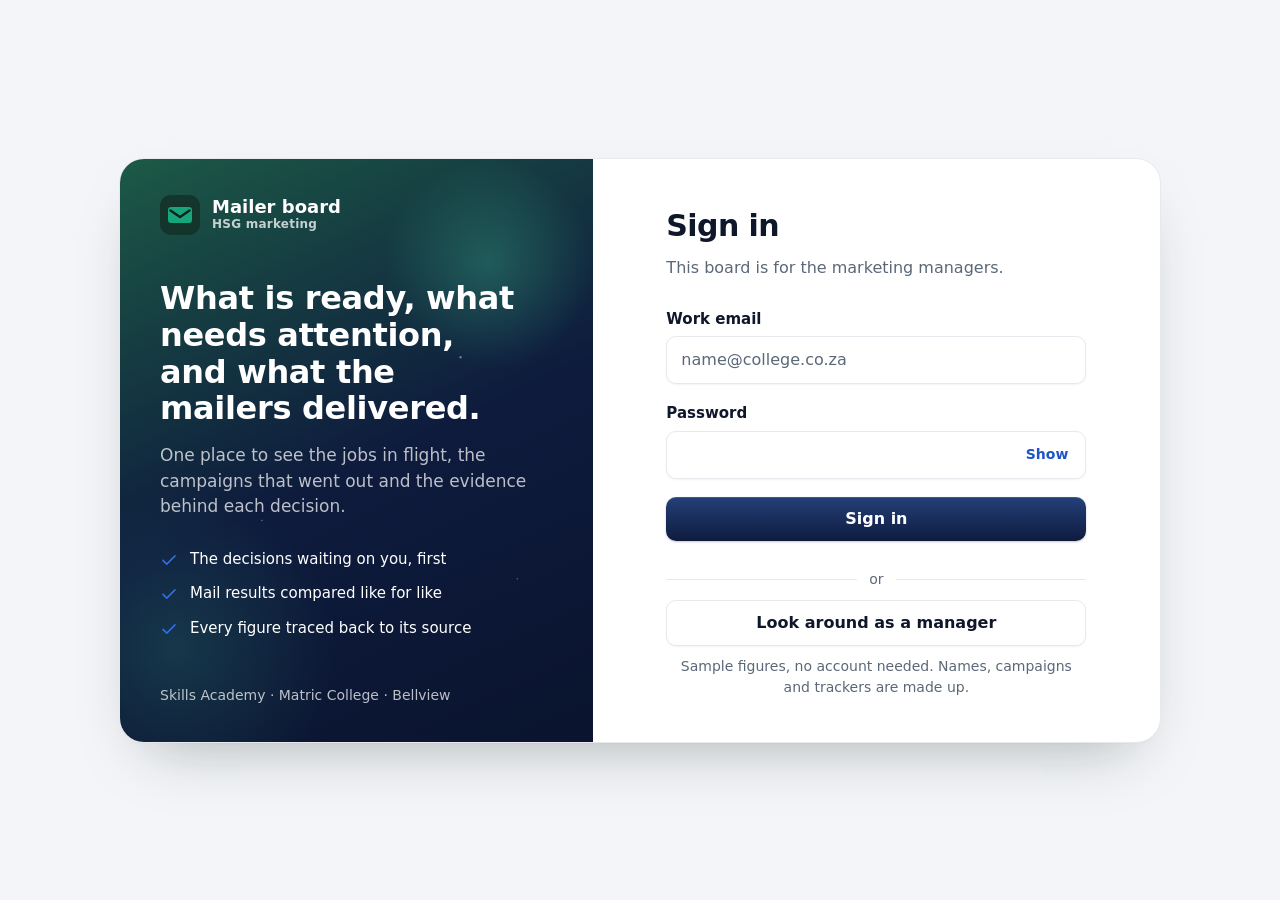
<file: pages/lessons.html>
<!doctype html>
<html lang="en" data-page="app">
<head>
  <meta charset="utf-8">
  <meta name="viewport" content="width=device-width, initial-scale=1, viewport-fit=cover">
  <meta http-equiv="Content-Security-Policy" content="default-src 'self'; script-src 'self'; style-src 'self' https://fonts.googleapis.com; font-src https://fonts.gstatic.com; img-src 'self' data:; form-action 'self'; base-uri 'self'; object-src 'none'">
  <meta name="theme-color" content="#F4F5F8" media="(prefers-color-scheme: light)">
  <meta name="referrer" content="strict-origin-when-cross-origin">
  <meta name="robots" content="noindex">
  <meta name="description" content="What to repeat, what to change, and the evidence behind it.">
  <title>Lessons learnt · Mailer board</title>
  <link rel="icon" href="../assets/img/logo.svg?v=bed1288b" type="image/svg+xml">
  <link rel="preconnect" href="https://fonts.googleapis.com">
  <link rel="preconnect" href="https://fonts.gstatic.com" crossorigin>
  <link rel="stylesheet" href="https://fonts.googleapis.com/css2?family=Geist:wght@400;500;600;700&family=Geist+Mono:wght@500&display=swap">
  <link rel="stylesheet" href="../assets/css/styles.css?v=12d950ee">
  <script src="../assets/js/shared/session.js?v=6349e7f3"></script>
</head>
<body>
  <a class="skip-link" href="#main">Skip to content</a>
  <div class="app" id="app">
    <aside class="sidebar" id="sidebar" aria-label="Main menu">
      <a class="brand" href="decisions.html"><img src="../assets/img/logo.svg?v=bed1288b" width="36" height="36" alt=""><span class="brand-text"><b>Mailer board</b><small>HSG marketing</small></span></a>

      <nav class="menu" aria-label="Pages">
        <a class="menu-item" href="overview.html">
          <svg viewBox="0 0 24 24" fill="none" stroke="currentColor" stroke-width="2" stroke-linecap="round" stroke-linejoin="round" aria-hidden="true"><rect x="3" y="3" width="8" height="8" rx="2"/><rect x="13" y="3" width="8" height="5" rx="2"/><rect x="13" y="10" width="8" height="11" rx="2"/><rect x="3" y="13" width="8" height="8" rx="2"/></svg>
          <span>Overview</span>
        </a>
        <a class="menu-item" href="decisions.html">
          <svg viewBox="0 0 24 24" fill="none" stroke="currentColor" stroke-width="2" stroke-linecap="round" stroke-linejoin="round" aria-hidden="true"><path d="M9 5H7a2 2 0 0 0-2 2v12a2 2 0 0 0 2 2h10a2 2 0 0 0 2-2V7a2 2 0 0 0-2-2h-2"/><rect x="9" y="3" width="6" height="4" rx="1"/><path d="M9 14l2 2 4-4"/></svg>
          <span>Decisions</span>
        </a>
        <a class="menu-item" href="week.html">
          <svg viewBox="0 0 24 24" fill="none" stroke="currentColor" stroke-width="2" stroke-linecap="round" stroke-linejoin="round" aria-hidden="true"><path d="M4 20V10M10 20V4M16 20v-7M22 20H2"/></svg>
          <span>This week</span>
        </a>
        <p class="menu-label">Mailers</p>
        <a class="menu-item" href="jobs.html">
          <svg viewBox="0 0 24 24" fill="none" stroke="currentColor" stroke-width="2" stroke-linecap="round" stroke-linejoin="round" aria-hidden="true"><path d="M4 7h16M4 12h16M4 17h10"/></svg>
          <span>Jobs</span>
        </a>
        <a class="menu-item" href="campaigns.html">
          <svg viewBox="0 0 24 24" fill="none" stroke="currentColor" stroke-width="2" stroke-linecap="round" stroke-linejoin="round" aria-hidden="true"><rect x="3" y="5" width="18" height="14" rx="2"/><path d="m4 7 8 5.5L20 7"/></svg>
          <span>Campaigns</span>
        </a>
        <p class="menu-label">Evidence</p>
        <a class="menu-item" href="checks.html">
          <svg viewBox="0 0 24 24" fill="none" stroke="currentColor" stroke-width="2" stroke-linecap="round" stroke-linejoin="round" aria-hidden="true"><path d="M12 3l8 3v6c0 4.4-3.2 7.9-8 9-4.8-1.1-8-4.6-8-9V6z"/><path d="M9.5 12.2l1.8 1.8 3.4-3.6"/></svg>
          <span>Evidence checks</span>
        </a>
        <a class="menu-item" href="problems.html">
          <svg viewBox="0 0 24 24" fill="none" stroke="currentColor" stroke-width="2" stroke-linecap="round" stroke-linejoin="round" aria-hidden="true"><path d="M10.3 4.3 2.8 17.4a2 2 0 0 0 1.7 3h15a2 2 0 0 0 1.7-3L13.7 4.3a2 2 0 0 0-3.4 0z"/><path d="M12 9.5v4M12 16.5v.4"/></svg>
          <span>Problems and fixes</span>
        </a>
        <a class="menu-item" href="lessons.html" aria-current="page">
          <svg viewBox="0 0 24 24" fill="none" stroke="currentColor" stroke-width="2" stroke-linecap="round" stroke-linejoin="round" aria-hidden="true"><path d="M9 18h6M10 21h4"/><path d="M12 3a6 6 0 0 0-3.5 10.9c.6.5.9 1.1 1 1.6h5c.1-.5.4-1.1 1-1.6A6 6 0 0 0 12 3z"/></svg>
          <span>Lessons learnt</span>
        </a>
        <a class="menu-item" href="sources.html">
          <svg viewBox="0 0 24 24" fill="none" stroke="currentColor" stroke-width="2" stroke-linecap="round" stroke-linejoin="round" aria-hidden="true"><ellipse cx="12" cy="6" rx="8" ry="3"/><path d="M4 6v12c0 1.7 3.6 3 8 3s8-1.3 8-3V6"/><path d="M4 12c0 1.7 3.6 3 8 3s8-1.3 8-3"/></svg>
          <span>Sources</span>
        </a>
      </nav>

      <div class="sidebar-user">
        <span class="avatar" id="user-initials" aria-hidden="true"></span>
        <div><b id="user-name"></b><small id="user-role"></small></div>
        <button class="icon-button" id="sign-out" type="button" aria-label="Sign out" title="Sign out">
          <svg width="20" height="20" viewBox="0 0 24 24" fill="none" stroke="currentColor" stroke-width="2" stroke-linecap="round" stroke-linejoin="round" aria-hidden="true"><path d="M9 21H5a2 2 0 0 1-2-2V5a2 2 0 0 1 2-2h4"/><path d="M16 17l5-5-5-5M21 12H9"/></svg>
        </button>
      </div>
    </aside>

    <div class="scrim" id="scrim"></div>

    <div class="app-body">
      <header class="topbar">
        <button class="icon-button" id="menu-button" type="button" aria-label="Open menu" aria-controls="sidebar" aria-expanded="false">
          <svg width="22" height="22" viewBox="0 0 24 24" fill="none" stroke="currentColor" stroke-width="2" stroke-linecap="round" aria-hidden="true"><path d="M4 7h16M4 12h16M4 17h16"/></svg>
        </button>
        <a class="brand" href="decisions.html"><img src="../assets/img/logo.svg?v=bed1288b" width="30" height="30" alt=""><span>Mailer board</span></a>
      </header>

      <main class="app-main" id="main" tabindex="-1">
        <div class="page-header">
          <div>
            <h1>Lessons learnt</h1>
            <p class="page-note">What to repeat, what to change, and what the evidence does not prove.</p>
          </div>
        </div>

        <div class="status-grid" id="status-grid"></div>

        <div id="verdict-view" hidden>
          <div class="category-head">
            <nav class="trail" id="verdict-trail" aria-label="Where you are"></nav>
            <div class="category-heading">
              <h2 id="status-title" tabindex="-1"></h2>
              <p class="panel-note" id="status-note"></p>
            </div>
          </div>
          <div class="status-grid" id="verdict-grid"></div>
        </div>

        <div id="lesson-view" hidden>
          <div class="category-head">
            <nav class="trail" id="lesson-trail" aria-label="Where you are"></nav>
            <div class="category-heading">
              <h2 id="lesson-title" tabindex="-1"></h2>
              <p class="panel-note" id="lesson-note"></p>
            </div>
          </div>
          <div class="grid" id="lesson-grid"></div>
        </div>

      </main>
    </div>
  </div>

  <div class="toast" id="toast" role="status" hidden></div>

  <script src="../assets/js/shared/data.js?v=71d757f0"></script>
  <script src="../assets/js/shared/app.js?v=557a2dee"></script>
  <script src="../assets/js/shared/lines.js?v=0f9d11f8"></script>
  <script src="../assets/js/shared/views.js?v=3244a64a"></script>
  <script src="../assets/js/pages/lessons.js?v=95076d9e"></script>
</body>
</html>
</file>
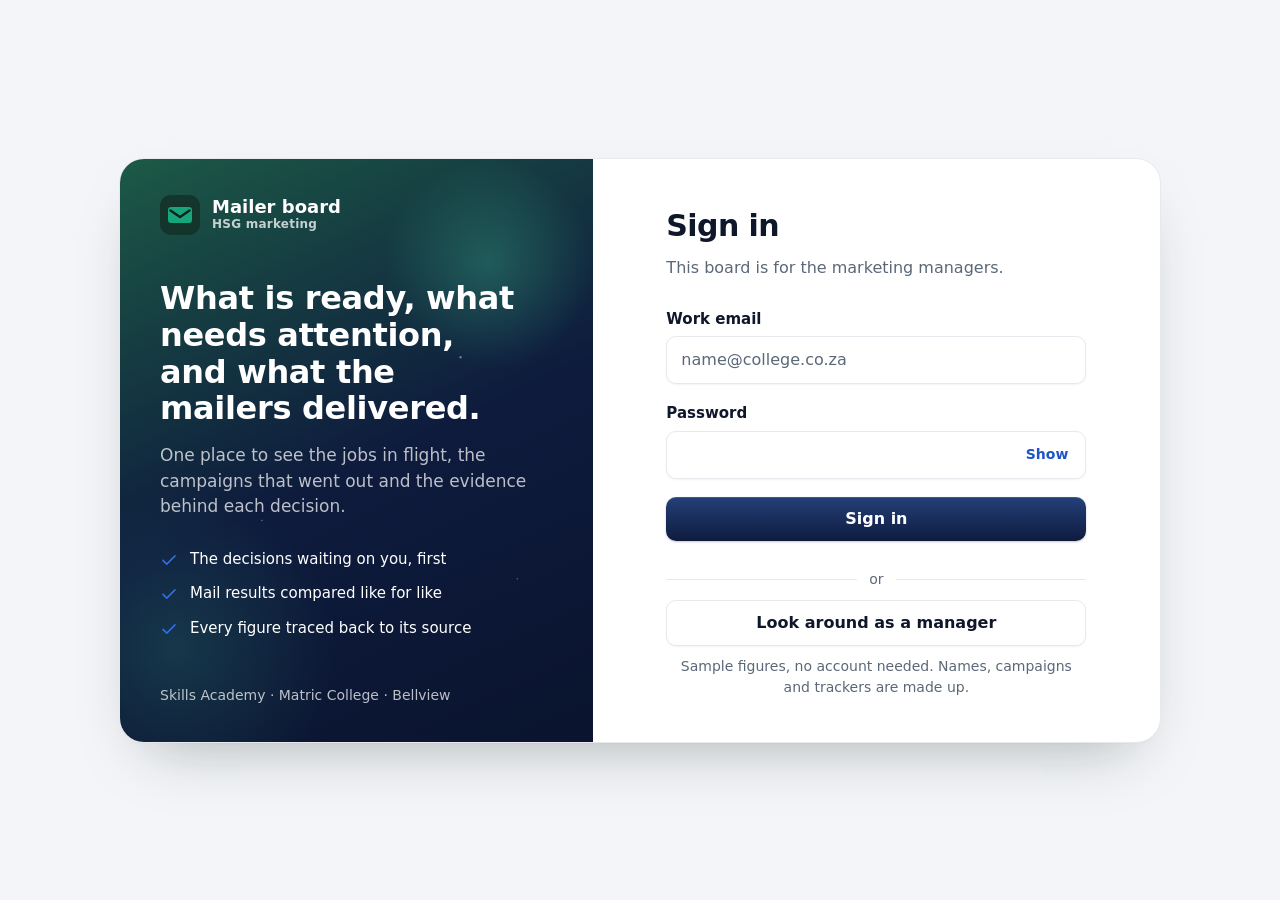
<file: pages/overview.html>
<!doctype html>
<html lang="en" data-page="app">
<head>
  <meta charset="utf-8">
  <meta name="viewport" content="width=device-width, initial-scale=1, viewport-fit=cover">
  <meta http-equiv="Content-Security-Policy" content="default-src 'self'; script-src 'self'; style-src 'self' https://fonts.googleapis.com; font-src https://fonts.gstatic.com; img-src 'self' data:; form-action 'self'; base-uri 'self'; object-src 'none'">
  <meta name="theme-color" content="#F4F5F8" media="(prefers-color-scheme: light)">
  <meta name="referrer" content="strict-origin-when-cross-origin">
  <meta name="robots" content="noindex">
  <meta name="description" content="The whole board at a glance.">
  <title>Overview · Mailer board</title>
  <link rel="icon" href="../assets/img/logo.svg?v=bed1288b" type="image/svg+xml">
  <link rel="preconnect" href="https://fonts.googleapis.com">
  <link rel="preconnect" href="https://fonts.gstatic.com" crossorigin>
  <link rel="stylesheet" href="https://fonts.googleapis.com/css2?family=Geist:wght@400;500;600;700&family=Geist+Mono:wght@500&display=swap">
  <link rel="stylesheet" href="../assets/css/styles.css?v=12d950ee">
  <script src="../assets/js/shared/session.js?v=6349e7f3"></script>
</head>
<body>
  <a class="skip-link" href="#main">Skip to content</a>
  <div class="app" id="app">
    <aside class="sidebar" id="sidebar" aria-label="Main menu">
      <a class="brand" href="decisions.html"><img src="../assets/img/logo.svg?v=bed1288b" width="36" height="36" alt=""><span class="brand-text"><b>Mailer board</b><small>HSG marketing</small></span></a>

      <nav class="menu" aria-label="Pages">
        <a class="menu-item" href="overview.html" aria-current="page">
          <svg viewBox="0 0 24 24" fill="none" stroke="currentColor" stroke-width="2" stroke-linecap="round" stroke-linejoin="round" aria-hidden="true"><rect x="3" y="3" width="8" height="8" rx="2"/><rect x="13" y="3" width="8" height="5" rx="2"/><rect x="13" y="10" width="8" height="11" rx="2"/><rect x="3" y="13" width="8" height="8" rx="2"/></svg>
          <span>Overview</span>
        </a>
        <a class="menu-item" href="decisions.html">
          <svg viewBox="0 0 24 24" fill="none" stroke="currentColor" stroke-width="2" stroke-linecap="round" stroke-linejoin="round" aria-hidden="true"><path d="M9 5H7a2 2 0 0 0-2 2v12a2 2 0 0 0 2 2h10a2 2 0 0 0 2-2V7a2 2 0 0 0-2-2h-2"/><rect x="9" y="3" width="6" height="4" rx="1"/><path d="M9 14l2 2 4-4"/></svg>
          <span>Decisions</span>
        </a>
        <a class="menu-item" href="week.html">
          <svg viewBox="0 0 24 24" fill="none" stroke="currentColor" stroke-width="2" stroke-linecap="round" stroke-linejoin="round" aria-hidden="true"><path d="M4 20V10M10 20V4M16 20v-7M22 20H2"/></svg>
          <span>This week</span>
        </a>
        <p class="menu-label">Mailers</p>
        <a class="menu-item" href="jobs.html">
          <svg viewBox="0 0 24 24" fill="none" stroke="currentColor" stroke-width="2" stroke-linecap="round" stroke-linejoin="round" aria-hidden="true"><path d="M4 7h16M4 12h16M4 17h10"/></svg>
          <span>Jobs</span>
        </a>
        <a class="menu-item" href="campaigns.html">
          <svg viewBox="0 0 24 24" fill="none" stroke="currentColor" stroke-width="2" stroke-linecap="round" stroke-linejoin="round" aria-hidden="true"><rect x="3" y="5" width="18" height="14" rx="2"/><path d="m4 7 8 5.5L20 7"/></svg>
          <span>Campaigns</span>
        </a>
        <p class="menu-label">Evidence</p>
        <a class="menu-item" href="checks.html">
          <svg viewBox="0 0 24 24" fill="none" stroke="currentColor" stroke-width="2" stroke-linecap="round" stroke-linejoin="round" aria-hidden="true"><path d="M12 3l8 3v6c0 4.4-3.2 7.9-8 9-4.8-1.1-8-4.6-8-9V6z"/><path d="M9.5 12.2l1.8 1.8 3.4-3.6"/></svg>
          <span>Evidence checks</span>
        </a>
        <a class="menu-item" href="problems.html">
          <svg viewBox="0 0 24 24" fill="none" stroke="currentColor" stroke-width="2" stroke-linecap="round" stroke-linejoin="round" aria-hidden="true"><path d="M10.3 4.3 2.8 17.4a2 2 0 0 0 1.7 3h15a2 2 0 0 0 1.7-3L13.7 4.3a2 2 0 0 0-3.4 0z"/><path d="M12 9.5v4M12 16.5v.4"/></svg>
          <span>Problems and fixes</span>
        </a>
        <a class="menu-item" href="lessons.html">
          <svg viewBox="0 0 24 24" fill="none" stroke="currentColor" stroke-width="2" stroke-linecap="round" stroke-linejoin="round" aria-hidden="true"><path d="M9 18h6M10 21h4"/><path d="M12 3a6 6 0 0 0-3.5 10.9c.6.5.9 1.1 1 1.6h5c.1-.5.4-1.1 1-1.6A6 6 0 0 0 12 3z"/></svg>
          <span>Lessons learnt</span>
        </a>
        <a class="menu-item" href="sources.html">
          <svg viewBox="0 0 24 24" fill="none" stroke="currentColor" stroke-width="2" stroke-linecap="round" stroke-linejoin="round" aria-hidden="true"><ellipse cx="12" cy="6" rx="8" ry="3"/><path d="M4 6v12c0 1.7 3.6 3 8 3s8-1.3 8-3V6"/><path d="M4 12c0 1.7 3.6 3 8 3s8-1.3 8-3"/></svg>
          <span>Sources</span>
        </a>
      </nav>

      <div class="sidebar-user">
        <span class="avatar" id="user-initials" aria-hidden="true"></span>
        <div><b id="user-name"></b><small id="user-role"></small></div>
        <button class="icon-button" id="sign-out" type="button" aria-label="Sign out" title="Sign out">
          <svg width="20" height="20" viewBox="0 0 24 24" fill="none" stroke="currentColor" stroke-width="2" stroke-linecap="round" stroke-linejoin="round" aria-hidden="true"><path d="M9 21H5a2 2 0 0 1-2-2V5a2 2 0 0 1 2-2h4"/><path d="M16 17l5-5-5-5M21 12H9"/></svg>
        </button>
      </div>
    </aside>

    <div class="scrim" id="scrim"></div>

    <div class="app-body">
      <header class="topbar">
        <button class="icon-button" id="menu-button" type="button" aria-label="Open menu" aria-controls="sidebar" aria-expanded="false">
          <svg width="22" height="22" viewBox="0 0 24 24" fill="none" stroke="currentColor" stroke-width="2" stroke-linecap="round" aria-hidden="true"><path d="M4 7h16M4 12h16M4 17h16"/></svg>
        </button>
        <a class="brand" href="decisions.html"><img src="../assets/img/logo.svg?v=bed1288b" width="30" height="30" alt=""><span>Mailer board</span></a>
      </header>

      <main class="app-main" id="main" tabindex="-1">
        <div class="page-header">
          <div>
            <h1>Overview</h1>
            <p class="page-note">The whole board at a glance: the work, the mail and what still needs settling.</p>
          </div>
        </div>

        <div class="start-here" id="start-here"></div>

        <div class="controls">
          <label class="sr-only" for="overview-through">Compare through</label>
          <select class="select" id="overview-through"></select>
          <label class="sr-only" for="overview-college">College</label>
          <select class="select" id="overview-college"></select>
          <label class="sr-only" for="overview-search">Search the work</label>
          <input class="search" id="overview-search" type="search" placeholder="Search job, code or owner" autocomplete="off">
          <button class="button button-secondary button-inline more-filters" id="more-filters" type="button" aria-expanded="false" aria-controls="more-filter-set">More filters</button>
          <div class="more-filter-set" id="more-filter-set" hidden>
            <label class="sr-only" for="overview-phase">Phase</label>
            <select class="select" id="overview-phase"></select>
            <div class="views" id="saved-views"></div>
          </div>
          <button class="button button-secondary button-inline" id="overview-clear" type="button" hidden>Show the whole board</button>
        </div>

        <p class="panel-note" id="overview-note" hidden></p>

        <section class="tiles tiles-four" id="overview-tiles" aria-label="Totals"></section>

        <div class="grid">
          <section class="panel span-8" aria-labelledby="sends-title">
            <div class="panel-head">
              <h2 id="sends-title">Emails sent by day</h2>
            </div>
            <div id="sends-chart"></div>
            <p class="panel-note">Every campaign the board holds, 7 to 17 September, counted on the day it went out.</p>
          </section>

          <section class="panel span-4" aria-labelledby="rates-title">
            <div class="panel-head">
              <h2 id="rates-title">How the mail landed</h2>
            </div>
            <div class="ring-row" id="rate-rings"></div>
            <p class="panel-note">Opens and clicks are of deliveries, hard bounces of sends. Opens can include automated scanning.</p>
          </section>

          <section class="panel span-7" aria-labelledby="phase-title">
            <div class="panel-head">
              <h2 id="phase-title">Work by phase</h2>
            </div>
            <div id="phase-chart"></div>
            <p class="panel-note" id="stage-line"></p>
            <p class="panel-note">Phases come from the tracker workbooks. A row marked sent is a reported state until it is matched to a campaign.</p>
          </section>

          <section class="panel span-5" aria-labelledby="settle-title">
            <div class="panel-head">
              <h2 id="settle-title">Resolve these first</h2>
            </div>
            <ul class="decision-list" id="settle-list"></ul>
          </section>

          <section class="panel span-7" aria-labelledby="mail-title">
            <div class="panel-head">
              <h2 id="mail-title">Mail in this period</h2>
            </div>
            <div class="table-wrap">
              <table class="results" id="overview-mail"></table>
            </div>
            <p class="panel-note" id="mail-span"></p>
          </section>

          <section class="panel span-5" aria-labelledby="outcome-title">
            <div class="panel-head">
              <h2 id="outcome-title">Alongside the mail</h2>
            </div>
            <dl class="figure-list" id="overview-outcomes"></dl>
            <p class="panel-note">Registrations and survey responses come from their own sheets. Nothing on this board joins them to a campaign, so no conversion rate is shown.</p>
          </section>
        </div>

        <details class="about">
          <summary>What this page is showing</summary>
          <div class="about-body">
            <p>The four figures at the top are tracker rows and mail counters, not campaigns: the same work can appear in more than one phase, and a person mailed twice counts twice.</p>
            <p>“Resolve these first” lists the rows whose own record disagrees with itself. They are settled on the evidence checks page.</p>
            <p>Mail figures cover 14 to 16 September against the same weekdays the week before.</p>
          </div>
        </details>
      </main>
    </div>
  </div>

  <div class="toast" id="toast" role="status" hidden></div>

  <script src="../assets/js/shared/data.js?v=71d757f0"></script>
  <script src="../assets/js/shared/app.js?v=557a2dee"></script>
  <script src="../assets/js/shared/lines.js?v=0f9d11f8"></script>
  <script src="../assets/js/shared/views.js?v=3244a64a"></script>
  <script src="../assets/js/shared/charts.js?v=70aa3394"></script>
  <script src="../assets/js/pages/overview.js?v=81e06e15"></script>
</body>
</html>
</file>
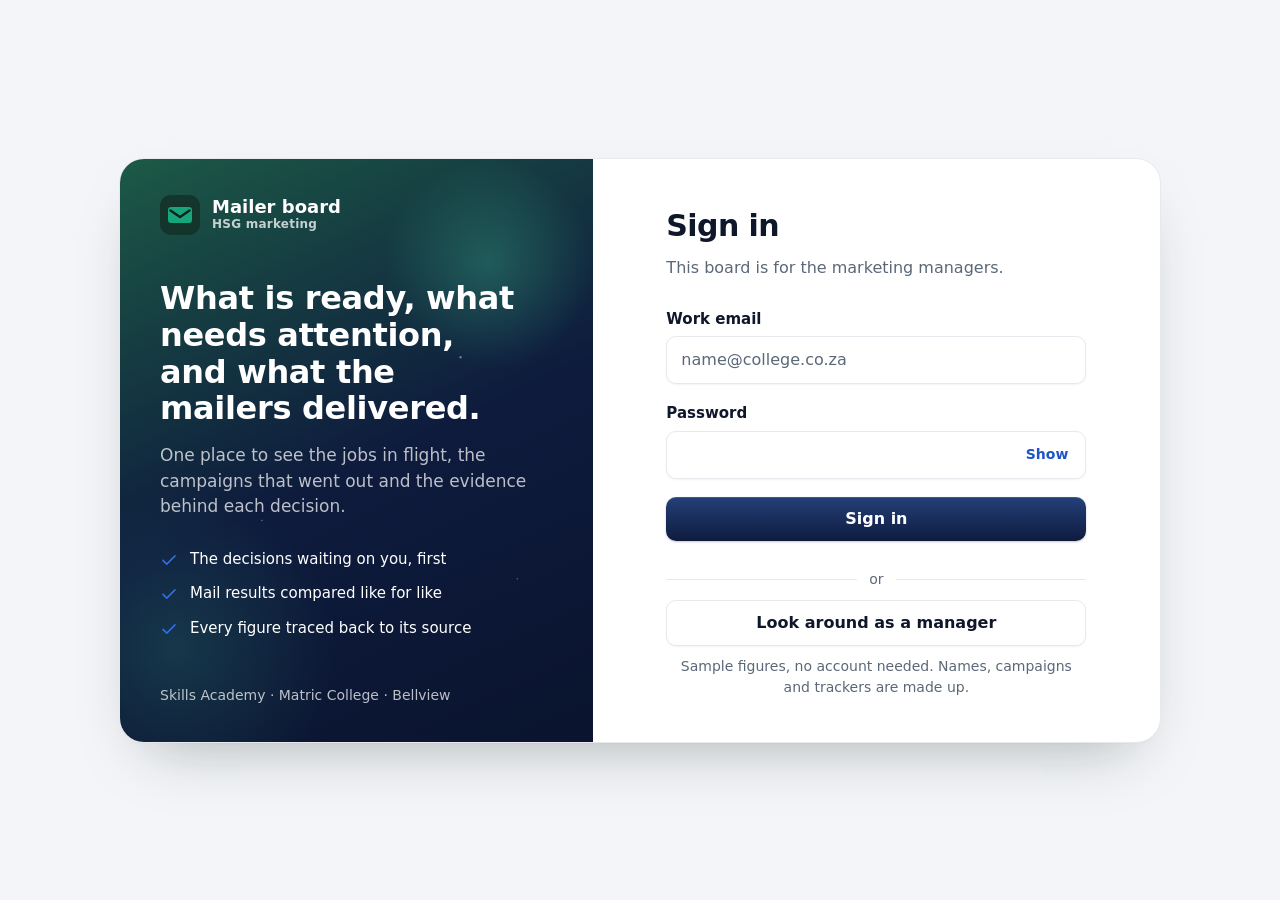
<file: pages/problems.html>
<!doctype html>
<html lang="en" data-page="app">
<head>
  <meta charset="utf-8">
  <meta name="viewport" content="width=device-width, initial-scale=1, viewport-fit=cover">
  <meta http-equiv="Content-Security-Policy" content="default-src 'self'; script-src 'self'; style-src 'self' https://fonts.googleapis.com; font-src https://fonts.gstatic.com; img-src 'self' data:; form-action 'self'; base-uri 'self'; object-src 'none'">
  <meta name="theme-color" content="#F4F5F8" media="(prefers-color-scheme: light)">
  <meta name="referrer" content="strict-origin-when-cross-origin">
  <meta name="robots" content="noindex">
  <meta name="description" content="A dated record of findings, what was done about them, and the evidence that a fix worked.">
  <title>Problems and fixes · Mailer board</title>
  <link rel="icon" href="../assets/img/logo.svg?v=bed1288b" type="image/svg+xml">
  <link rel="preconnect" href="https://fonts.googleapis.com">
  <link rel="preconnect" href="https://fonts.gstatic.com" crossorigin>
  <link rel="stylesheet" href="https://fonts.googleapis.com/css2?family=Geist:wght@400;500;600;700&family=Geist+Mono:wght@500&display=swap">
  <link rel="stylesheet" href="../assets/css/styles.css?v=12d950ee">
  <script src="../assets/js/shared/session.js?v=6349e7f3"></script>
</head>
<body>
  <a class="skip-link" href="#main">Skip to content</a>
  <div class="app" id="app">
    <aside class="sidebar" id="sidebar" aria-label="Main menu">
      <a class="brand" href="decisions.html"><img src="../assets/img/logo.svg?v=bed1288b" width="36" height="36" alt=""><span class="brand-text"><b>Mailer board</b><small>HSG marketing</small></span></a>

      <nav class="menu" aria-label="Pages">
        <a class="menu-item" href="overview.html">
          <svg viewBox="0 0 24 24" fill="none" stroke="currentColor" stroke-width="2" stroke-linecap="round" stroke-linejoin="round" aria-hidden="true"><rect x="3" y="3" width="8" height="8" rx="2"/><rect x="13" y="3" width="8" height="5" rx="2"/><rect x="13" y="10" width="8" height="11" rx="2"/><rect x="3" y="13" width="8" height="8" rx="2"/></svg>
          <span>Overview</span>
        </a>
        <a class="menu-item" href="decisions.html">
          <svg viewBox="0 0 24 24" fill="none" stroke="currentColor" stroke-width="2" stroke-linecap="round" stroke-linejoin="round" aria-hidden="true"><path d="M9 5H7a2 2 0 0 0-2 2v12a2 2 0 0 0 2 2h10a2 2 0 0 0 2-2V7a2 2 0 0 0-2-2h-2"/><rect x="9" y="3" width="6" height="4" rx="1"/><path d="M9 14l2 2 4-4"/></svg>
          <span>Decisions</span>
        </a>
        <a class="menu-item" href="week.html">
          <svg viewBox="0 0 24 24" fill="none" stroke="currentColor" stroke-width="2" stroke-linecap="round" stroke-linejoin="round" aria-hidden="true"><path d="M4 20V10M10 20V4M16 20v-7M22 20H2"/></svg>
          <span>This week</span>
        </a>
        <p class="menu-label">Mailers</p>
        <a class="menu-item" href="jobs.html">
          <svg viewBox="0 0 24 24" fill="none" stroke="currentColor" stroke-width="2" stroke-linecap="round" stroke-linejoin="round" aria-hidden="true"><path d="M4 7h16M4 12h16M4 17h10"/></svg>
          <span>Jobs</span>
        </a>
        <a class="menu-item" href="campaigns.html">
          <svg viewBox="0 0 24 24" fill="none" stroke="currentColor" stroke-width="2" stroke-linecap="round" stroke-linejoin="round" aria-hidden="true"><rect x="3" y="5" width="18" height="14" rx="2"/><path d="m4 7 8 5.5L20 7"/></svg>
          <span>Campaigns</span>
        </a>
        <p class="menu-label">Evidence</p>
        <a class="menu-item" href="checks.html">
          <svg viewBox="0 0 24 24" fill="none" stroke="currentColor" stroke-width="2" stroke-linecap="round" stroke-linejoin="round" aria-hidden="true"><path d="M12 3l8 3v6c0 4.4-3.2 7.9-8 9-4.8-1.1-8-4.6-8-9V6z"/><path d="M9.5 12.2l1.8 1.8 3.4-3.6"/></svg>
          <span>Evidence checks</span>
        </a>
        <a class="menu-item" href="problems.html" aria-current="page">
          <svg viewBox="0 0 24 24" fill="none" stroke="currentColor" stroke-width="2" stroke-linecap="round" stroke-linejoin="round" aria-hidden="true"><path d="M10.3 4.3 2.8 17.4a2 2 0 0 0 1.7 3h15a2 2 0 0 0 1.7-3L13.7 4.3a2 2 0 0 0-3.4 0z"/><path d="M12 9.5v4M12 16.5v.4"/></svg>
          <span>Problems and fixes</span>
        </a>
        <a class="menu-item" href="lessons.html">
          <svg viewBox="0 0 24 24" fill="none" stroke="currentColor" stroke-width="2" stroke-linecap="round" stroke-linejoin="round" aria-hidden="true"><path d="M9 18h6M10 21h4"/><path d="M12 3a6 6 0 0 0-3.5 10.9c.6.5.9 1.1 1 1.6h5c.1-.5.4-1.1 1-1.6A6 6 0 0 0 12 3z"/></svg>
          <span>Lessons learnt</span>
        </a>
        <a class="menu-item" href="sources.html">
          <svg viewBox="0 0 24 24" fill="none" stroke="currentColor" stroke-width="2" stroke-linecap="round" stroke-linejoin="round" aria-hidden="true"><ellipse cx="12" cy="6" rx="8" ry="3"/><path d="M4 6v12c0 1.7 3.6 3 8 3s8-1.3 8-3V6"/><path d="M4 12c0 1.7 3.6 3 8 3s8-1.3 8-3"/></svg>
          <span>Sources</span>
        </a>
      </nav>

      <div class="sidebar-user">
        <span class="avatar" id="user-initials" aria-hidden="true"></span>
        <div><b id="user-name"></b><small id="user-role"></small></div>
        <button class="icon-button" id="sign-out" type="button" aria-label="Sign out" title="Sign out">
          <svg width="20" height="20" viewBox="0 0 24 24" fill="none" stroke="currentColor" stroke-width="2" stroke-linecap="round" stroke-linejoin="round" aria-hidden="true"><path d="M9 21H5a2 2 0 0 1-2-2V5a2 2 0 0 1 2-2h4"/><path d="M16 17l5-5-5-5M21 12H9"/></svg>
        </button>
      </div>
    </aside>

    <div class="scrim" id="scrim"></div>

    <div class="app-body">
      <header class="topbar">
        <button class="icon-button" id="menu-button" type="button" aria-label="Open menu" aria-controls="sidebar" aria-expanded="false">
          <svg width="22" height="22" viewBox="0 0 24 24" fill="none" stroke="currentColor" stroke-width="2" stroke-linecap="round" aria-hidden="true"><path d="M4 7h16M4 12h16M4 17h16"/></svg>
        </button>
        <a class="brand" href="decisions.html"><img src="../assets/img/logo.svg?v=bed1288b" width="30" height="30" alt=""><span>Mailer board</span></a>
      </header>

      <main class="app-main" id="main" tabindex="-1">
        <div class="page-header">
          <div>
            <h1>Problems and fixes</h1>
            <p class="page-note">A dated record of findings, what was done about them, and the evidence that a fix worked.</p>
          </div>
        </div>

        <p class="notice">
          <svg width="18" height="18" viewBox="0 0 24 24" fill="none" stroke="currentColor" stroke-width="2" stroke-linecap="round" aria-hidden="true"><circle cx="12" cy="12" r="9"/><path d="M12 11v6M12 7.5v.5"/></svg>
          <span>“Needs checking” is an open question, not a confirmed fault. A mistake in the records is not a mistake by a person. Settled findings stay here with their history, because the record is the point.</span>
        </p>

        <div class="status-grid" id="problem-grid"></div>

        <div id="problem-view" hidden>
          <div class="category-head">
            <nav class="trail" id="problem-trail" aria-label="Where you are"></nav>
            <div class="category-heading">
              <h2 id="problem-title" tabindex="-1"></h2>
              <p class="panel-note" id="problem-note"></p>
            </div>
          </div>

          <div class="controls">
            <label class="sr-only" for="category-filter">Category</label>
            <select class="select" id="category-filter"></select>
            <label class="sr-only" for="problem-search">Search findings</label>
            <input class="search" id="problem-search" type="search" placeholder="Search findings" autocomplete="off">
            <div class="views" id="saved-views"></div>
            <button class="button button-secondary button-inline" id="problems-clear" type="button" hidden>Clear</button>
          </div>

          <div class="grid" id="problem-list"></div>
        </div>
      </main>
    </div>
  </div>

  <div class="toast" id="toast" role="status" hidden></div>

  <script src="../assets/js/shared/data.js?v=71d757f0"></script>
  <script src="../assets/js/shared/app.js?v=557a2dee"></script>
  <script src="../assets/js/shared/lines.js?v=0f9d11f8"></script>
  <script src="../assets/js/shared/views.js?v=3244a64a"></script>
  <script src="../assets/js/pages/problems.js?v=42f7890a"></script>
</body>
</html>
</file>
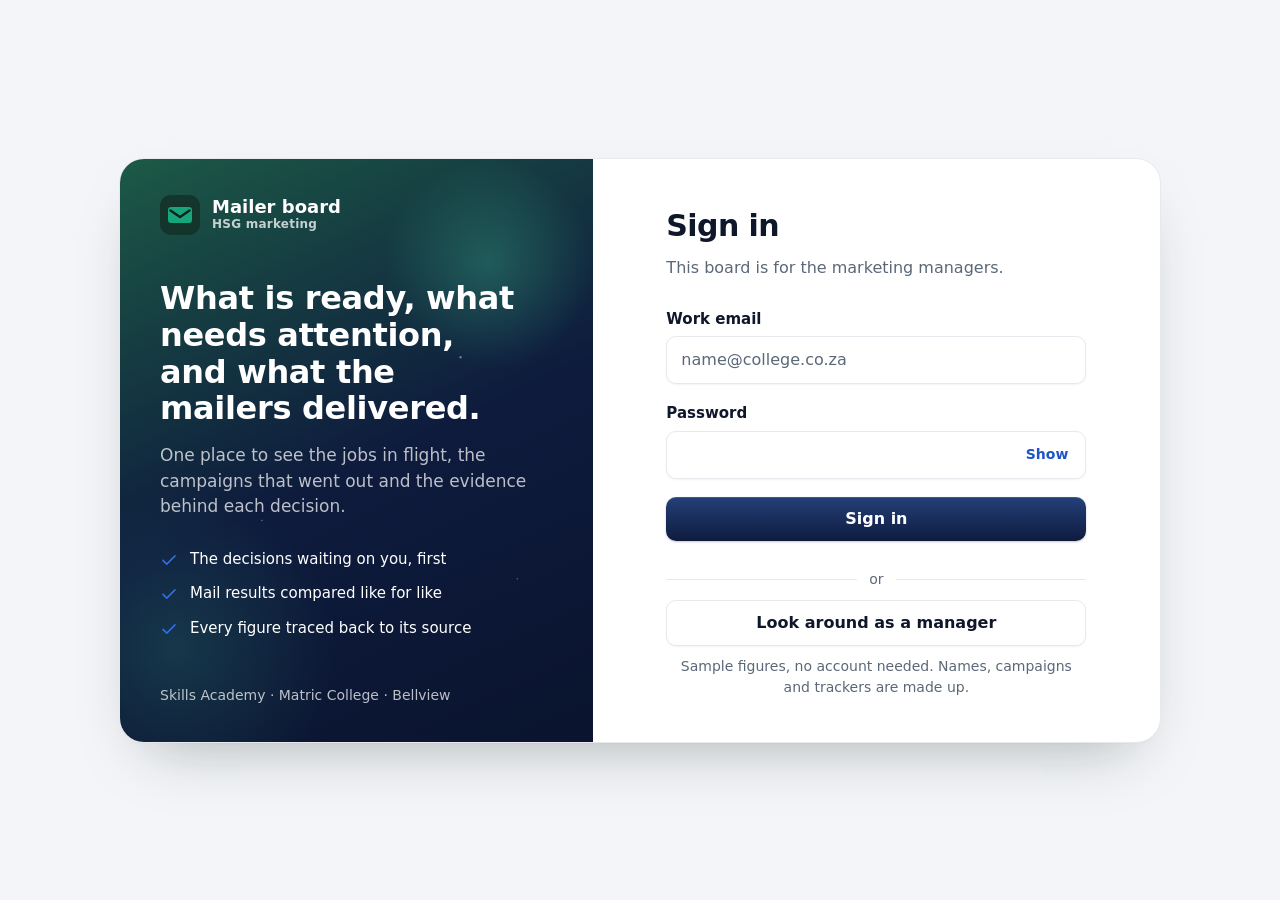
<file: pages/sources.html>
<!doctype html>
<html lang="en" data-page="app">
<head>
  <meta charset="utf-8">
  <meta name="viewport" content="width=device-width, initial-scale=1, viewport-fit=cover">
  <meta http-equiv="Content-Security-Policy" content="default-src 'self'; script-src 'self'; style-src 'self' https://fonts.googleapis.com; font-src https://fonts.gstatic.com; img-src 'self' data:; form-action 'self'; base-uri 'self'; object-src 'none'">
  <meta name="theme-color" content="#F4F5F8" media="(prefers-color-scheme: light)">
  <meta name="referrer" content="strict-origin-when-cross-origin">
  <meta name="robots" content="noindex">
  <meta name="description" content="The workbooks this board reads and what is still not joined up.">
  <title>Sources and coverage · Mailer board</title>
  <link rel="icon" href="../assets/img/logo.svg?v=bed1288b" type="image/svg+xml">
  <link rel="preconnect" href="https://fonts.googleapis.com">
  <link rel="preconnect" href="https://fonts.gstatic.com" crossorigin>
  <link rel="stylesheet" href="https://fonts.googleapis.com/css2?family=Geist:wght@400;500;600;700&family=Geist+Mono:wght@500&display=swap">
  <link rel="stylesheet" href="../assets/css/styles.css?v=12d950ee">
  <script src="../assets/js/shared/session.js?v=6349e7f3"></script>
</head>
<body>
  <a class="skip-link" href="#main">Skip to content</a>
  <div class="app" id="app">
    <aside class="sidebar" id="sidebar" aria-label="Main menu">
      <a class="brand" href="decisions.html"><img src="../assets/img/logo.svg?v=bed1288b" width="36" height="36" alt=""><span class="brand-text"><b>Mailer board</b><small>HSG marketing</small></span></a>

      <nav class="menu" aria-label="Pages">
        <a class="menu-item" href="overview.html">
          <svg viewBox="0 0 24 24" fill="none" stroke="currentColor" stroke-width="2" stroke-linecap="round" stroke-linejoin="round" aria-hidden="true"><rect x="3" y="3" width="8" height="8" rx="2"/><rect x="13" y="3" width="8" height="5" rx="2"/><rect x="13" y="10" width="8" height="11" rx="2"/><rect x="3" y="13" width="8" height="8" rx="2"/></svg>
          <span>Overview</span>
        </a>
        <a class="menu-item" href="decisions.html">
          <svg viewBox="0 0 24 24" fill="none" stroke="currentColor" stroke-width="2" stroke-linecap="round" stroke-linejoin="round" aria-hidden="true"><path d="M9 5H7a2 2 0 0 0-2 2v12a2 2 0 0 0 2 2h10a2 2 0 0 0 2-2V7a2 2 0 0 0-2-2h-2"/><rect x="9" y="3" width="6" height="4" rx="1"/><path d="M9 14l2 2 4-4"/></svg>
          <span>Decisions</span>
        </a>
        <a class="menu-item" href="week.html">
          <svg viewBox="0 0 24 24" fill="none" stroke="currentColor" stroke-width="2" stroke-linecap="round" stroke-linejoin="round" aria-hidden="true"><path d="M4 20V10M10 20V4M16 20v-7M22 20H2"/></svg>
          <span>This week</span>
        </a>
        <p class="menu-label">Mailers</p>
        <a class="menu-item" href="jobs.html">
          <svg viewBox="0 0 24 24" fill="none" stroke="currentColor" stroke-width="2" stroke-linecap="round" stroke-linejoin="round" aria-hidden="true"><path d="M4 7h16M4 12h16M4 17h10"/></svg>
          <span>Jobs</span>
        </a>
        <a class="menu-item" href="campaigns.html">
          <svg viewBox="0 0 24 24" fill="none" stroke="currentColor" stroke-width="2" stroke-linecap="round" stroke-linejoin="round" aria-hidden="true"><rect x="3" y="5" width="18" height="14" rx="2"/><path d="m4 7 8 5.5L20 7"/></svg>
          <span>Campaigns</span>
        </a>
        <p class="menu-label">Evidence</p>
        <a class="menu-item" href="checks.html">
          <svg viewBox="0 0 24 24" fill="none" stroke="currentColor" stroke-width="2" stroke-linecap="round" stroke-linejoin="round" aria-hidden="true"><path d="M12 3l8 3v6c0 4.4-3.2 7.9-8 9-4.8-1.1-8-4.6-8-9V6z"/><path d="M9.5 12.2l1.8 1.8 3.4-3.6"/></svg>
          <span>Evidence checks</span>
        </a>
        <a class="menu-item" href="problems.html">
          <svg viewBox="0 0 24 24" fill="none" stroke="currentColor" stroke-width="2" stroke-linecap="round" stroke-linejoin="round" aria-hidden="true"><path d="M10.3 4.3 2.8 17.4a2 2 0 0 0 1.7 3h15a2 2 0 0 0 1.7-3L13.7 4.3a2 2 0 0 0-3.4 0z"/><path d="M12 9.5v4M12 16.5v.4"/></svg>
          <span>Problems and fixes</span>
        </a>
        <a class="menu-item" href="lessons.html">
          <svg viewBox="0 0 24 24" fill="none" stroke="currentColor" stroke-width="2" stroke-linecap="round" stroke-linejoin="round" aria-hidden="true"><path d="M9 18h6M10 21h4"/><path d="M12 3a6 6 0 0 0-3.5 10.9c.6.5.9 1.1 1 1.6h5c.1-.5.4-1.1 1-1.6A6 6 0 0 0 12 3z"/></svg>
          <span>Lessons learnt</span>
        </a>
        <a class="menu-item" href="sources.html" aria-current="page">
          <svg viewBox="0 0 24 24" fill="none" stroke="currentColor" stroke-width="2" stroke-linecap="round" stroke-linejoin="round" aria-hidden="true"><ellipse cx="12" cy="6" rx="8" ry="3"/><path d="M4 6v12c0 1.7 3.6 3 8 3s8-1.3 8-3V6"/><path d="M4 12c0 1.7 3.6 3 8 3s8-1.3 8-3"/></svg>
          <span>Sources</span>
        </a>
      </nav>

      <div class="sidebar-user">
        <span class="avatar" id="user-initials" aria-hidden="true"></span>
        <div><b id="user-name"></b><small id="user-role"></small></div>
        <button class="icon-button" id="sign-out" type="button" aria-label="Sign out" title="Sign out">
          <svg width="20" height="20" viewBox="0 0 24 24" fill="none" stroke="currentColor" stroke-width="2" stroke-linecap="round" stroke-linejoin="round" aria-hidden="true"><path d="M9 21H5a2 2 0 0 1-2-2V5a2 2 0 0 1 2-2h4"/><path d="M16 17l5-5-5-5M21 12H9"/></svg>
        </button>
      </div>
    </aside>

    <div class="scrim" id="scrim"></div>

    <div class="app-body">
      <header class="topbar">
        <button class="icon-button" id="menu-button" type="button" aria-label="Open menu" aria-controls="sidebar" aria-expanded="false">
          <svg width="22" height="22" viewBox="0 0 24 24" fill="none" stroke="currentColor" stroke-width="2" stroke-linecap="round" aria-hidden="true"><path d="M4 7h16M4 12h16M4 17h16"/></svg>
        </button>
        <a class="brand" href="decisions.html"><img src="../assets/img/logo.svg?v=bed1288b" width="30" height="30" alt=""><span>Mailer board</span></a>
      </header>

      <main class="app-main" id="main" tabindex="-1">
        <div class="page-header">
          <div>
            <h1>Sources and coverage</h1>
            <p class="page-note">What this board reads, when it was read, and what is still missing.</p>
          </div>
        </div>

        <section class="tiles tiles-five" id="coverage-tiles" aria-label="Coverage"></section>

        <div class="grid">
          <section class="panel span-5" aria-labelledby="connections-title">
            <div class="panel-head">
              <h2 id="connections-title">Connections</h2>
            </div>
            <ul class="source-list" id="connection-list"></ul>
            <p class="panel-note">Reading is all this board does. It never creates, schedules or sends a mailer, and it never writes back to a tracker.</p>
          </section>

          <section class="panel span-7" aria-labelledby="reading-title">
            <div class="panel-head">
              <h2 id="reading-title">How to read the figures</h2>
            </div>
            <ul class="gap-list is-split" id="reading-list"></ul>
          </section>

          <section class="panel span-8" aria-labelledby="sources-title">
            <div class="panel-head">
              <h2 id="sources-title">Where the figures come from</h2>
            </div>
            <ul class="source-list is-split" id="source-list"></ul>
            <p class="panel-note">Tracker rows are saved readings. Editing a sheet does not change this board until it is read again.</p>
          </section>

          <section class="panel span-4" aria-labelledby="gaps-title">
            <div class="panel-head">
              <h2 id="gaps-title">Not joined up yet</h2>
            </div>
            <ul class="gap-list" id="gap-list"></ul>
          </section>
        </div>
      </main>
    </div>
  </div>

  <div class="toast" id="toast" role="status" hidden></div>

  <script src="../assets/js/shared/data.js?v=71d757f0"></script>
  <script src="../assets/js/shared/app.js?v=557a2dee"></script>
  <script src="../assets/js/shared/lines.js?v=0f9d11f8"></script>
  <script src="../assets/js/shared/views.js?v=3244a64a"></script>
  <script src="../assets/js/pages/sources.js?v=4e6c4ee1"></script>
</body>
</html>
</file>
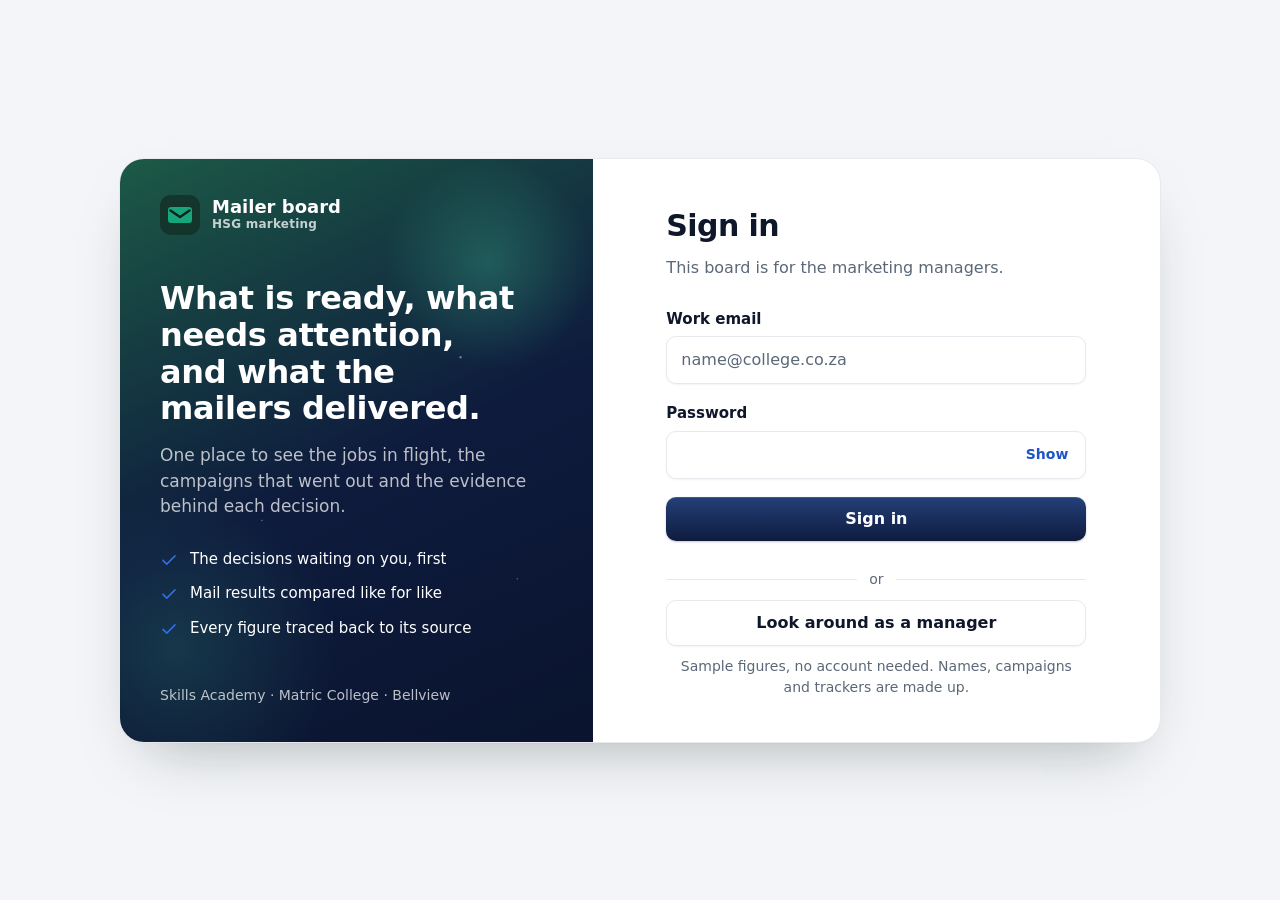
<file: pages/week.html>
<!doctype html>
<html lang="en" data-page="app">
<head>
  <meta charset="utf-8">
  <meta name="viewport" content="width=device-width, initial-scale=1, viewport-fit=cover">
  <meta http-equiv="Content-Security-Policy" content="default-src 'self'; script-src 'self'; style-src 'self' https://fonts.googleapis.com; font-src https://fonts.gstatic.com; img-src 'self' data:; form-action 'self'; base-uri 'self'; object-src 'none'">
  <meta name="theme-color" content="#F4F5F8" media="(prefers-color-scheme: light)">
  <meta name="referrer" content="strict-origin-when-cross-origin">
  <meta name="robots" content="noindex">
  <meta name="description" content="Mail activity for the period, results at a comparable age, and what needs attention.">
  <title>This week · Mailer board</title>
  <link rel="icon" href="../assets/img/logo.svg?v=bed1288b" type="image/svg+xml">
  <link rel="preconnect" href="https://fonts.googleapis.com">
  <link rel="preconnect" href="https://fonts.gstatic.com" crossorigin>
  <link rel="stylesheet" href="https://fonts.googleapis.com/css2?family=Geist:wght@400;500;600;700&family=Geist+Mono:wght@500&display=swap">
  <link rel="stylesheet" href="../assets/css/styles.css?v=12d950ee">
  <script src="../assets/js/shared/session.js?v=6349e7f3"></script>
</head>
<body>
  <a class="skip-link" href="#main">Skip to content</a>
  <div class="app" id="app">
    <aside class="sidebar" id="sidebar" aria-label="Main menu">
      <a class="brand" href="decisions.html"><img src="../assets/img/logo.svg?v=bed1288b" width="36" height="36" alt=""><span class="brand-text"><b>Mailer board</b><small>HSG marketing</small></span></a>

      <nav class="menu" aria-label="Pages">
        <a class="menu-item" href="overview.html">
          <svg viewBox="0 0 24 24" fill="none" stroke="currentColor" stroke-width="2" stroke-linecap="round" stroke-linejoin="round" aria-hidden="true"><rect x="3" y="3" width="8" height="8" rx="2"/><rect x="13" y="3" width="8" height="5" rx="2"/><rect x="13" y="10" width="8" height="11" rx="2"/><rect x="3" y="13" width="8" height="8" rx="2"/></svg>
          <span>Overview</span>
        </a>
        <a class="menu-item" href="decisions.html">
          <svg viewBox="0 0 24 24" fill="none" stroke="currentColor" stroke-width="2" stroke-linecap="round" stroke-linejoin="round" aria-hidden="true"><path d="M9 5H7a2 2 0 0 0-2 2v12a2 2 0 0 0 2 2h10a2 2 0 0 0 2-2V7a2 2 0 0 0-2-2h-2"/><rect x="9" y="3" width="6" height="4" rx="1"/><path d="M9 14l2 2 4-4"/></svg>
          <span>Decisions</span>
        </a>
        <a class="menu-item" href="week.html" aria-current="page">
          <svg viewBox="0 0 24 24" fill="none" stroke="currentColor" stroke-width="2" stroke-linecap="round" stroke-linejoin="round" aria-hidden="true"><path d="M4 20V10M10 20V4M16 20v-7M22 20H2"/></svg>
          <span>This week</span>
        </a>
        <p class="menu-label">Mailers</p>
        <a class="menu-item" href="jobs.html">
          <svg viewBox="0 0 24 24" fill="none" stroke="currentColor" stroke-width="2" stroke-linecap="round" stroke-linejoin="round" aria-hidden="true"><path d="M4 7h16M4 12h16M4 17h10"/></svg>
          <span>Jobs</span>
        </a>
        <a class="menu-item" href="campaigns.html">
          <svg viewBox="0 0 24 24" fill="none" stroke="currentColor" stroke-width="2" stroke-linecap="round" stroke-linejoin="round" aria-hidden="true"><rect x="3" y="5" width="18" height="14" rx="2"/><path d="m4 7 8 5.5L20 7"/></svg>
          <span>Campaigns</span>
        </a>
        <p class="menu-label">Evidence</p>
        <a class="menu-item" href="checks.html">
          <svg viewBox="0 0 24 24" fill="none" stroke="currentColor" stroke-width="2" stroke-linecap="round" stroke-linejoin="round" aria-hidden="true"><path d="M12 3l8 3v6c0 4.4-3.2 7.9-8 9-4.8-1.1-8-4.6-8-9V6z"/><path d="M9.5 12.2l1.8 1.8 3.4-3.6"/></svg>
          <span>Evidence checks</span>
        </a>
        <a class="menu-item" href="problems.html">
          <svg viewBox="0 0 24 24" fill="none" stroke="currentColor" stroke-width="2" stroke-linecap="round" stroke-linejoin="round" aria-hidden="true"><path d="M10.3 4.3 2.8 17.4a2 2 0 0 0 1.7 3h15a2 2 0 0 0 1.7-3L13.7 4.3a2 2 0 0 0-3.4 0z"/><path d="M12 9.5v4M12 16.5v.4"/></svg>
          <span>Problems and fixes</span>
        </a>
        <a class="menu-item" href="lessons.html">
          <svg viewBox="0 0 24 24" fill="none" stroke="currentColor" stroke-width="2" stroke-linecap="round" stroke-linejoin="round" aria-hidden="true"><path d="M9 18h6M10 21h4"/><path d="M12 3a6 6 0 0 0-3.5 10.9c.6.5.9 1.1 1 1.6h5c.1-.5.4-1.1 1-1.6A6 6 0 0 0 12 3z"/></svg>
          <span>Lessons learnt</span>
        </a>
        <a class="menu-item" href="sources.html">
          <svg viewBox="0 0 24 24" fill="none" stroke="currentColor" stroke-width="2" stroke-linecap="round" stroke-linejoin="round" aria-hidden="true"><ellipse cx="12" cy="6" rx="8" ry="3"/><path d="M4 6v12c0 1.7 3.6 3 8 3s8-1.3 8-3V6"/><path d="M4 12c0 1.7 3.6 3 8 3s8-1.3 8-3"/></svg>
          <span>Sources</span>
        </a>
      </nav>

      <div class="sidebar-user">
        <span class="avatar" id="user-initials" aria-hidden="true"></span>
        <div><b id="user-name"></b><small id="user-role"></small></div>
        <button class="icon-button" id="sign-out" type="button" aria-label="Sign out" title="Sign out">
          <svg width="20" height="20" viewBox="0 0 24 24" fill="none" stroke="currentColor" stroke-width="2" stroke-linecap="round" stroke-linejoin="round" aria-hidden="true"><path d="M9 21H5a2 2 0 0 1-2-2V5a2 2 0 0 1 2-2h4"/><path d="M16 17l5-5-5-5M21 12H9"/></svg>
        </button>
      </div>
    </aside>

    <div class="scrim" id="scrim"></div>

    <div class="app-body">
      <header class="topbar">
        <button class="icon-button" id="menu-button" type="button" aria-label="Open menu" aria-controls="sidebar" aria-expanded="false">
          <svg width="22" height="22" viewBox="0 0 24 24" fill="none" stroke="currentColor" stroke-width="2" stroke-linecap="round" aria-hidden="true"><path d="M4 7h16M4 12h16M4 17h16"/></svg>
        </button>
        <a class="brand" href="decisions.html"><img src="../assets/img/logo.svg?v=bed1288b" width="30" height="30" alt=""><span>Mailer board</span></a>
      </header>

      <main class="app-main" id="main" tabindex="-1">
        <div class="page-header">
          <div>
            <h1>This week</h1>
            <p class="page-note" id="period-note"></p>
          </div>
        </div>

        <div class="controls">
          <div class="segmented segmented-three" id="view-picker" role="group" aria-label="View"></div>
          <label class="sr-only" for="through-filter">Compare through</label>
          <select class="select" id="through-filter"></select>
          <div class="filter-set" id="week-filters">
            <label class="sr-only" for="college-filter">College</label>
            <select class="select" id="college-filter"></select>
          </div>
          <button class="button button-secondary button-inline more-filters" id="more-filters" type="button" aria-expanded="false" aria-controls="more-filter-set">More filters</button>
          <div class="more-filter-set" id="more-filter-set" hidden>
            <div class="filter-set" id="week-more-filters">
              <label class="sr-only" for="purpose-filter">Email purpose</label>
              <select class="select" id="purpose-filter"></select>
              <label class="sr-only" for="family-filter">Campaign family</label>
              <select class="select" id="family-filter"></select>
            </div>
            <div class="views" id="saved-views"></div>
          </div>
          <p class="panel-note" id="filters-off" hidden>College, purpose and family apply to the comparison only.</p>
        </div>

        <section id="view-comparison">
          <section class="tiles tiles-four" id="week-tiles" aria-label="Totals"></section>

          <div class="grid">
            <section class="panel span-5" aria-labelledby="share-title">
              <div class="panel-head">
                <h2 id="share-title">Share of the sends</h2>
              </div>
              <div id="college-share"></div>
              <p class="panel-note" id="share-note"></p>
            </section>

            <section class="panel span-7" aria-labelledby="mail-college-title">
              <div class="panel-head">
                <h2 id="mail-college-title">Mail and registrations by college</h2>
              </div>
              <div id="college-chart"></div>
              <p class="panel-note">Registrations come from the sales sheets, not from the mail tool. They are not attributed to any campaign.</p>
            </section>

            <section class="panel span-12" aria-labelledby="outcomes-title">
              <div class="panel-head">
                <h2 id="outcomes-title">Alongside the mail</h2>
              </div>
              <dl class="figure-list is-across" id="outcome-figures"></dl>
              <p class="panel-note">Read from the sales and survey sheets. No campaign conversion rate is worked out from these.</p>
            </section>

            <section class="panel span-12" aria-labelledby="family-title">
              <div class="panel-head">
                <h2 id="family-title">Mail by purpose and family</h2>
                <p class="panel-note">Ranked by what went out this period</p>
              </div>
              <div id="family-chart"></div>
            </section>

            <section class="panel span-12" aria-labelledby="days-title">
              <div class="panel-head">
                <h2 id="days-title">Day by day</h2>
                <p class="panel-note">The ten days up to the day you compare through</p>
              </div>
              <div class="table-wrap">
                <table class="results" id="day-table"></table>
              </div>
              <p class="panel-note">Counted on the day each campaign went out. Newer days have had less time to collect clicks.</p>
            </section>
          </div>
        </section>

        <section id="view-sameage" hidden>
          <section class="panel" aria-labelledby="sameage-title">
            <div class="panel-head">
              <h2 id="sameage-title">Results at the same age</h2>
              <div class="segmented" id="window-picker" role="group" aria-label="Measurement window"></div>
            </div>
            <p class="panel-note">Every campaign is measured the same number of hours after it went out, so a new campaign is not compared with an old one. A reading only exists where a refresh ran at the right time.</p>
            <div class="table-wrap">
              <table class="results" id="checkpoint-table"></table>
            </div>
          </section>
        </section>

        <section id="view-attention" hidden>
          <section class="panel" aria-labelledby="attention-title">
            <div class="panel-head">
              <h2 id="attention-title">Needs attention</h2>
              <div class="segmented" id="attention-filter" role="group" aria-label="Status"></div>
            </div>
            <ul class="finding-list" id="attention-list"></ul>
          </section>
        </section>

        <details class="about">
          <summary>How these numbers are counted</summary>
          <div class="about-body">
            <p>Sends are emails, not people. The same person mailed twice counts twice.</p>
            <p>Deliveries are sends minus hard and soft bounces. The click rate uses people who clicked, divided by deliveries.</p>
            <p>Campaign counters are lifetime totals grouped by the date the campaign went out. A campaign sent yesterday has had less time to collect opens and clicks than one sent last week, which is what “results at the same age” is for.</p>
            <p>Opens and clicks can include automated scanning by mail providers.</p>
          </div>
        </details>
      </main>
    </div>
  </div>

  <div class="toast" id="toast" role="status" hidden></div>

  <script src="../assets/js/shared/data.js?v=71d757f0"></script>
  <script src="../assets/js/shared/app.js?v=557a2dee"></script>
  <script src="../assets/js/shared/lines.js?v=0f9d11f8"></script>
  <script src="../assets/js/shared/views.js?v=3244a64a"></script>
  <script src="../assets/js/shared/charts.js?v=70aa3394"></script>
  <script src="../assets/js/pages/week.js?v=6ff8c4ac"></script>
</body>
</html>
</file>
<file: assets/css/styles.css>
:root {
  color-scheme: light;
  --page: #F4F5F8;
  --card: #FFFFFF;
  --field: #EEF0F4;
  --ink: #0F172A;
  --muted: #5B6878;
  --line: #E7E9EE;
  --navy: #0E1B3D;
  --navy-deep: #0A142E;
  --accent: #2F6FEB;
  --accent-ink: #1D56C9;
  --accent-soft: #EAF1FE;
  --focus: #2F6FEB;
  --now: #1D56C9;
  --bar: #2F6FEB;
  --field-line: #D5D9E0;
  --selected: #0E1B3D;
  --on-selected: #FFFFFF;
  --on-accent: #FFFFFF;
  --info-soft: #EAF1FE;
  --info-ink: #1D56C9;
  --error: #C81E1E;
  --on-navy: #FFFFFF;
  --on-navy-muted: rgba(255, 255, 255, .72);
  --heading: "Geist", ui-sans-serif, system-ui, "Segoe UI", sans-serif;
  --body: "Geist", ui-sans-serif, system-ui, "Segoe UI", sans-serif;
  /* Three shapes, and nothing else: a surface, a control, a mark. Pills are for chips only. */
  --radius: 12px;
  --radius-control: 10px;
  --radius-mark: 4px;
  --subtle: #FAFBFC; /* Mist: table headers, row hover, the user block. */
  --line-soft: #F0F1F4; /* Soft hairline: table row dividers, a card foot rule. */
  --segment-track: #E9ECF1; /* The track behind the segmented control. */
  --bar-track: #EDEFF3; /* The empty part of every meter. */
  --navy-lift: #24407A; /* Top of the primary button and brand mark gradients. */
  --navy-mid: #13295A; /* Middle stop of the banner gradient. */
  --navy-end: #2B4F93; /* Right end of the banner gradient. */
  --calm: #0F3D2A; /* The banner when nothing is waiting. */
  --calm-lift: #1B6B47; /* Right end of the calm banner gradient. */
  --faint: #94A3B8; /* Placeholders and inactive icons only, never text to read. */
  --ink-2: #334155; /* Secondary text: menu rows, table cells, neutral pill text. */
  --mono: "Geist Mono", ui-monospace, "Cascadia Mono", monospace; /* Figures that should read like an instrument. */
  --shadow-focus: 0 0 0 3px rgba(47, 111, 235, .25); /* Fields on focus, with an accent border. */
  --shell: 0 1px 2px rgba(15, 23, 42, .05);
  --ease-out: cubic-bezier(0.23, 1, 0.32, 1); /* The one curve for anything that appears. */
  --ring-accent: #2F6FEB;
  --ring-good: #22A55A;
  --ring-warn: #F0A020;
  --chart-line: #2F6FEB;
  --chart-fill: rgba(47, 111, 235, .22);
  --college-sa: #0E8C86;
  --college-mc: #B3332A;
  --college-bv: #29426B;
  --college-multi: #6D6350;
  --college-none: #77877F;
  --slice-1: #2F6FEB;
  --slice-2: #0E1B3D;
  --slice-3: #7C9BD0;
  --slice-4: #A9B7CC;
  --slice-5: #CBD5E1;
}

*,
*::before,
*::after { box-sizing: border-box; }

html,
body { min-height: 100%; }

body {
  margin: 0;
  background: var(--page);
  color: var(--ink);
  font-family: var(--body);
  font-size: 16px;
  line-height: 1.5;
  -webkit-font-smoothing: antialiased;
}

h1,
h2 { font-family: var(--heading); margin: 0; letter-spacing: -.01em; text-wrap: balance; }
p { margin: 0; }
a { color: var(--accent-ink); font-weight: 700; text-underline-offset: 3px; }
a:hover { color: var(--ink); }
img { max-width: 100%; }
button,
input,
select,
textarea { font: inherit; color: inherit; }
:focus-visible { border-radius: var(--radius-mark); }
.auth-panel :focus-visible { outline-color: var(--accent); }
html { scrollbar-color: var(--field-line) var(--page); }
input,
textarea { caret-color: var(--accent-ink); }
[tabindex="-1"]:focus { outline: none; }
[hidden] { display: none !important; }
html { -webkit-tap-highlight-color: rgba(232, 163, 60, .3); }
a,
button,
input,
select,
textarea,
label,
summary { touch-action: manipulation; }
h1,
h2,
main { scroll-margin-top: 84px; }

.skip-link {
  position: fixed;
  top: calc(8px + env(safe-area-inset-top, 0px));
  left: 8px;
  z-index: 100;
  padding: 10px 16px;
  border-radius: var(--radius-control);
  background: var(--navy);
  color: var(--on-navy);
  transform: translateY(-160%);
}
.skip-link:focus-visible { transform: none; color: var(--on-navy); }

.brand {
  display: inline-flex;
  align-items: center;
  gap: 12px;
  font-family: var(--heading);
  font-weight: 600;
  font-size: 18px;
  color: inherit;
  text-decoration: none;
}
.brand img { display: block; }
.brand-text { display: flex; flex-direction: column; line-height: 1.15; }
.brand-text small { font-family: var(--body); font-size: 12px; font-weight: 700; opacity: .75; letter-spacing: .02em; }

/* One card resting on the page: the green panel beside the form */
.auth-layout {
  display: grid;
  grid-template-columns: minmax(0, 5fr) minmax(0, 6fr);
  width: min(1040px, 100%);
  margin: auto;
  border-radius: 24px;
  overflow: hidden;
  background: var(--card);
  box-shadow: 0 0 0 1px var(--line), 0 1px 2px rgba(11, 33, 26, .06), 0 28px 60px -28px rgba(11, 33, 26, .35);
}
.auth-panel {
  position: relative;
  overflow: hidden;
  display: flex;
  flex-direction: column;
  gap: 40px;
  padding: 36px 40px;
  background: linear-gradient(155deg, #1C5A46 0%, var(--navy) 52%, var(--navy-deep) 100%);
  color: var(--on-navy);
}
/* A few soft lights in the panel, the way a photograph carries highlights */
.auth-panel::after {
  content: "";
  position: absolute;
  inset: 0;
  background:
    radial-gradient(150px 150px at 78% 18%, rgba(63, 191, 149, .30), transparent 70%),
    radial-gradient(220px 220px at 12% 84%, rgba(63, 191, 149, .18), transparent 72%),
    radial-gradient(3px 3px at 72% 34%, rgba(255, 255, 255, .55), transparent 60%),
    radial-gradient(2px 2px at 30% 62%, rgba(255, 255, 255, .45), transparent 60%),
    radial-gradient(2px 2px at 84% 72%, rgba(255, 255, 255, .40), transparent 60%);
  pointer-events: none;
}
.auth-panel .brand { color: var(--on-navy); }

.auth-panel .brand { position: relative; z-index: 1; }
.auth-panel-copy { margin-block: auto; max-width: 440px; position: relative; z-index: 1; }
.auth-lead { font-family: var(--heading); font-size: clamp(27px, 2.5vw, 36px); font-weight: 600; line-height: 1.15; letter-spacing: -.01em; text-wrap: balance; }
.auth-panel-copy > p:not(.auth-lead) { margin-top: 16px; color: var(--on-navy-muted); font-size: 17px; }

.auth-points { list-style: none; margin: 28px 0 0; padding: 0; display: flex; flex-direction: column; gap: 12px; font-size: 15px; }
.auth-points li { display: flex; align-items: flex-start; gap: 12px; color: var(--on-navy); }
.auth-points svg { flex: none; margin-top: 3px; color: var(--accent); }

.auth-panel-foot { position: relative; z-index: 1; font-size: 14px; color: var(--on-navy-muted); }

.auth-main {
  display: flex;
  align-items: center;
  justify-content: center;
  padding: 44px 40px;
}

[data-page="auth"] body {
  display: flex;
  min-height: 100vh;
  min-height: 100dvh;
  padding: clamp(16px, 4vh, 48px) clamp(16px, 4vw, 48px);
  background: var(--page);
}

.auth-card { width: 100%; max-width: 420px; display: flex; flex-direction: column; gap: 28px; }
.auth-card .brand-mobile { display: none; }
.auth-card header { display: flex; flex-direction: column; gap: 8px; }
.auth-card h1 { font-size: 30px; font-weight: 600; }
.auth-card header p { color: var(--muted); }

.form { display: flex; flex-direction: column; gap: 18px; }

.field { display: flex; flex-direction: column; gap: 6px; }
.field label { font-weight: 700; font-size: 15px; }
.field-hint { font-size: 14px; color: var(--muted); }

.input {
  width: 100%;
  min-height: 48px;
  padding: 10px 14px;
  background: var(--field);
  border: 1px solid var(--field-line);
  border-radius: var(--radius-control);
  transition: border-color .15s ease, background-color .15s ease;
}
.input::placeholder { color: var(--muted); opacity: 1; }
.input:hover { border-color: var(--ink); }
.input:focus { outline: none; border-color: var(--focus); background: var(--card); box-shadow: 0 0 0 3px color-mix(in srgb, var(--focus) 25%, transparent); }

select.input {
  appearance: none;
  color: var(--ink);
  padding-right: 40px;
  background-image: url("data:image/svg+xml,%3Csvg xmlns='http://www.w3.org/2000/svg' width='12' height='8' fill='none' stroke='%236F7B88' stroke-width='2' stroke-linecap='round'%3E%3Cpath d='M1 1.5l5 5 5-5'/%3E%3C/svg%3E");
  background-repeat: no-repeat;
  background-position: right 14px center;
  cursor: pointer;
}

.password { position: relative; }
.password .input { padding-right: 76px; }
.password button {
  position: absolute;
  top: 50%;
  right: 6px;
  transform: translateY(-50%);
  min-height: 40px;
  padding: 4px 12px;
  border: 0;
  border-radius: var(--radius-control);
  background: transparent;
  color: var(--accent-ink);
  font-weight: 700;
  font-size: 14px;
  cursor: pointer;
}
.password button:hover { background: var(--accent-soft); }

.button {
  display: inline-flex;
  align-items: center;
  justify-content: center;
  gap: 8px;
  width: 100%;
  padding: 10px 20px;
  border: 0;
  background: var(--navy);
  color: var(--on-navy);
  font-family: var(--heading);
  font-size: 16px;
  cursor: pointer;
  transition: background-color .15s ease, transform .15s ease;
}
.button:hover { background: var(--navy-deep); }
.button:active { transform: translateY(1px); }

.form-notice {
  display: flex;
  gap: 10px;
  align-items: flex-start;
  padding: 12px 14px;
  border-radius: var(--radius-control);
  background: var(--accent-soft);
  color: var(--ink);
  font-size: 15px;
}
.form-notice svg { flex: none; margin-top: 2px; color: var(--accent-ink); }

select option,
select optgroup { background-color: var(--card); color: var(--ink); }

.demo { display: flex; flex-direction: column; gap: 10px; text-align: center; }

.divider { display: flex; align-items: center; gap: 12px; color: var(--muted); font-size: 14px; }
.divider::before,
.divider::after { content: ""; flex: 1; border-top: 1px solid var(--line); }
.input[aria-invalid='true'],
.select[aria-invalid='true'] { border-color: var(--error); }

@media (max-width: 900px) {
  [data-page="auth"] body { padding: 0; }
  .auth-layout { grid-template-columns: minmax(0, 1fr); width: 100%; border-radius: 0; box-shadow: none; }
  .auth-panel { display: none; }
  .auth-main { align-items: flex-start; padding: 32px 16px 48px; }
  .auth-card { gap: 24px; }
  .auth-card .brand-mobile { display: inline-flex; }
}

@media (max-width: 480px) {
  .auth-card h1 { font-size: 26px; }
}

/* Signed-in pages: navy menu on the left, content on the right */
.app {
  display: grid;
  grid-template-columns: 264px minmax(0, 1fr);
  min-height: 100vh;
  min-height: 100dvh;
}

.sidebar {
  position: sticky;
  top: 0;
  height: 100vh;
  height: 100dvh;
  display: flex;
  flex-direction: column;
  gap: clamp(10px, 1.7vh, 24px);
  padding: clamp(14px, 2.2vh, 24px) 16px;
  color: var(--ink);
}
.sidebar .brand { color: var(--ink); padding: 0 8px; font-size: 17px; }
.sidebar .brand small { color: var(--muted); }

.menu { display: flex; flex-direction: column; gap: 2px; overflow-y: auto; overscroll-behavior: contain; flex: 1; min-height: 0; margin-top: clamp(2px, 1.4vh, 16px); }
.menu-label {
  margin: clamp(4px, 1.1vh, 16px) 0 3px;
  padding: 0 12px;
}
.menu-item {
  display: flex;
  align-items: center;
  gap: 12px;
  min-height: clamp(36px, 4.4vh, 44px);
  padding: 0 12px;
  text-decoration: none;
}
.menu-item svg { flex: none; width: 20px; height: 20px; }
a.menu-item:hover { background: var(--field); color: var(--ink); }
.menu { scrollbar-color: var(--line) transparent; }

/* A short laptop screen holds the same menu, drawn tighter, so it never needs scrolling */
@media (max-height: 700px) {
  [data-page="auth"] body { padding: 12px; }
  .auth-panel { padding: 24px 32px; gap: 24px; }
  .auth-main { padding: 28px 32px; }
}

@media (max-height: 780px) {
  .sidebar .brand img { width: 30px; height: 30px; }
  .sidebar .brand { font-size: 16px; }
  .menu-label { font-size: 11px; }
  .board-line { font-size: 11px; padding: 0 8px; }
}

@media (max-height: 680px) {
  .sidebar { gap: 8px; padding-top: 12px; padding-bottom: 12px; }
  .menu-label { margin: 4px 0 2px; }
  .menu-item { min-height: 32px; gap: 10px; }
  .menu-item svg { width: 18px; height: 18px; }
  .sidebar-link { min-height: 30px; }
  .sidebar-links .menu-label { display: none; }
  .sidebar-links { padding-top: 8px; border-top: 1px solid var(--line); }
  .sidebar-user { padding-top: 8px; }
  .sidebar-user .avatar { width: 32px; height: 32px; font-size: 13px; }
}

@media (pointer: coarse) {
  .menu-item { min-height: 44px; }
  .sidebar-link { min-height: 40px; }
}
.count {
  margin-left: auto;
  min-width: 24px;
  padding: 1px 8px;
  border-radius: 999px;
  background: var(--accent);
  color: var(--on-accent);
  font-size: 13px;
  font-weight: 700;
  font-style: normal;
  text-align: center;
  font-variant-numeric: tabular-nums;
}

.sidebar-user {
  display: flex;
  align-items: center;
  gap: 10px;
  padding: clamp(8px, 1.4vh, 14px) 8px 0;
  border-top: 1px solid var(--line);
}
.sidebar-user div { min-width: 0; flex: 1; }
.sidebar-user b { display: block; font-size: 15px; line-height: 1.3; overflow: hidden; text-overflow: ellipsis; white-space: nowrap; }
.sidebar-user small { display: block; font-size: 13px; color: var(--muted); overflow: hidden; text-overflow: ellipsis; white-space: nowrap; }

.avatar {
  flex: none;
  width: 38px;
  height: 38px;
  border-radius: 50%;
  display: grid;
  place-items: center;
  background: var(--accent);
  color: var(--on-accent);
  font-family: var(--heading);
  font-weight: 600;
  font-size: 14px;
}

.icon-button {
  flex: none;
  display: grid;
  place-items: center;
  width: 44px;
  height: 44px;
  border: 0;
  border-radius: var(--radius-control);
  background: transparent;
  color: inherit;
  cursor: pointer;
}
.icon-button:hover { background: rgba(255, 255, 255, .1); }

.topbar { display: none; }
.tabbar { display: none; }
.sort-picker { display: none; }
.scrim { display: none; }

.sr-only {
  position: absolute;
  width: 1px;
  height: 1px;
  overflow: hidden;
  clip: rect(0 0 0 0);
  white-space: nowrap;
}

.app-main {
  width: 100%;
  max-width: 1760px;
  margin: 0 auto;
  padding: 32px 40px 56px;
  display: flex;
  flex-direction: column;
  gap: 22px;
}

.page-header {
  display: flex;
  align-items: center;
  justify-content: space-between;
  gap: 14px 28px;
  flex-wrap: wrap;
  padding-bottom: 20px;
  border-bottom: 1px solid var(--line);
}
.page-header > div:first-child { flex: 1 1 340px; min-width: 0; }
.page-header h1 { font-size: 27px; font-weight: 600; letter-spacing: -.01em; }
.page-note { margin-top: 4px; color: var(--muted); }

.tag {
  display: inline-flex;
  align-items: center;
  gap: 4px;
  padding: 4px 12px;
  border-radius: var(--radius-control);
  background: var(--field);
  border: 1px solid var(--line);
  font-size: 14px;
  font-weight: 700;
}

/* Saved views: a picker and one button whose label says what it will do. */
.views { display: contents; }
.view-naming { display: flex; align-items: center; gap: 8px; flex-wrap: wrap; }
.view-naming .search { min-width: 180px; max-width: 220px; }

/* Your own line on a figure, set where the figure explains itself. */
.line-set { margin-top: 10px; padding-top: 10px; border-top: 1px solid var(--line); }
.line-said { margin: 0 0 6px; font-size: 13px; line-height: 1.5; color: var(--muted); }
.line-tools { display: flex; flex-wrap: wrap; gap: 14px; }
.line-form { display: flex; flex-wrap: wrap; align-items: center; gap: 8px; }
.line-form .select { min-height: 38px; width: auto; }
.line-at { min-height: 38px; width: 110px; min-width: 0; }
.line-unit { display: block; margin-top: 8px; font-size: 12px; color: var(--muted); }

.controls { display: flex; flex-wrap: wrap; align-items: center; gap: 10px; }

.select {
  min-height: 44px;
  padding: 8px 40px 8px 14px;
  border: 1px solid var(--field-line);
  border-radius: var(--radius-control);
  background-color: var(--card);
  color: var(--ink);
  background-image: url("data:image/svg+xml,%3Csvg xmlns='http://www.w3.org/2000/svg' width='12' height='8' fill='none' stroke='%236F7B88' stroke-width='2' stroke-linecap='round'%3E%3Cpath d='M1 1.5l5 5 5-5'/%3E%3C/svg%3E");
  background-repeat: no-repeat;
  background-position: right 14px center;
  font-weight: 700;
  appearance: none;
  cursor: pointer;
  max-width: 100%;
}

.segmented {
  display: inline-flex;
  flex-wrap: wrap;
  gap: 2px;
  border: 1px solid var(--line);
}
.segmented button {
  min-height: 40px;
  padding: 4px 14px;
  border: 0;
  background: transparent;
  cursor: pointer;
}

.status {
  display: inline-flex;
  align-items: center;
  border-radius: 999px;
  white-space: nowrap;
}
.status-good { background: var(--accent-soft); color: var(--accent-ink); }
.status-waiting { background: var(--field); color: var(--muted); }

.grid { display: grid; grid-template-columns: repeat(12, minmax(0, 1fr)); gap: 20px; }
.span-5 { grid-column: span 5; }
.span-7 { grid-column: span 7; }

.panel {
  background: var(--card);
  box-shadow: var(--shell);
  border-radius: var(--radius);
  padding: 20px 22px;
  display: flex;
  flex-direction: column;
  gap: 16px;
  min-width: 0;
}
.panel-head { display: flex; align-items: center; justify-content: space-between; gap: 12px; flex-wrap: wrap; }
.panel-head h2 { font-size: 16px; font-weight: 600; letter-spacing: .01em; }
.panel-note { font-size: 14px; color: var(--muted); }
.subheading { margin: 0 0 8px; font-family: var(--body); font-size: 14px; font-weight: 700; color: var(--muted); }
.empty { padding: 20px; border-radius: var(--radius-control); background: var(--field); color: var(--muted); text-align: center; }

/* A bar with a marker for the August average and one for where people usually are by now */
.track { position: relative; height: 14px; }
.track-small { height: 10px; margin: 10px 0 6px; }
.track-fill { position: absolute; inset: 0 auto 0 0; background: var(--bar); max-width: 100%; }

.figure-list { margin: 0; display: flex; flex-direction: column; }
.figure-list div { display: flex; justify-content: space-between; align-items: baseline; gap: 12px; padding: 9px 0; border-top: 1px solid var(--line); }
.figure-list div:first-child { border-top: 0; }
.figure-list dt { color: var(--muted); }
.figure-list dd { margin: 0; font-weight: 700; text-align: right; font-variant-numeric: tabular-nums; }

.record { display: flex; flex-direction: column; gap: 2px; }
.record b { font-family: var(--heading); font-size: 40px; font-weight: 600; line-height: 1.1; }
.record span { color: var(--muted); }
.chip {
  display: inline-flex;
  align-items: center;
  gap: 6px;
  padding: 5px 12px;
  border: 1px solid var(--line);
  border-radius: 999px;
  background: var(--card);
  color: var(--muted);
  font-size: 14px;
  font-weight: 700;
}

.colleges { list-style: none; margin: 0; padding: 0; display: flex; flex-direction: column; gap: 16px; }
.college-top { display: flex; justify-content: space-between; align-items: baseline; gap: 12px; font-weight: 700; }
.college-top b { font-family: var(--heading); font-weight: 600; font-variant-numeric: tabular-nums; }

.about { background: var(--card); box-shadow: var(--shell); border-radius: var(--radius); padding: 6px 24px; }
.about summary { display: flex; align-items: center; min-height: 46px; font-family: var(--heading); font-weight: 500; list-style: none; cursor: pointer; }
.about summary::-webkit-details-marker { display: none; }
.about summary::after { content: ""; flex: none; width: 18px; height: 18px; margin-left: auto; background: var(--muted); -webkit-mask: url("data:image/svg+xml,%3Csvg xmlns='http://www.w3.org/2000/svg' viewBox='0 0 24 24' fill='none' stroke='black' stroke-width='2.4' stroke-linecap='round' stroke-linejoin='round'%3E%3Cpath d='M6 9l6 6 6-6'/%3E%3C/svg%3E") center / contain no-repeat; mask: url("data:image/svg+xml,%3Csvg xmlns='http://www.w3.org/2000/svg' viewBox='0 0 24 24' fill='none' stroke='black' stroke-width='2.4' stroke-linecap='round' stroke-linejoin='round'%3E%3Cpath d='M6 9l6 6 6-6'/%3E%3C/svg%3E") center / contain no-repeat; transition: transform .15s ease; }
.about[open] summary::after { transform: rotate(180deg); }
.about-body { display: flex; flex-direction: column; gap: 10px; max-width: 75ch; padding-bottom: 20px; color: var(--muted); }

/* Team page */
.tiles { display: grid; grid-template-columns: repeat(3, minmax(0, 1fr)); gap: 14px; }
.tile { display: flex; flex-direction: column; gap: 0; padding: 18px; border-radius: var(--radius); background: var(--card); box-shadow: var(--shell); }
.tile > span { display: block; font-size: 14px; font-weight: 700; color: var(--muted); }
.tile-figure b { display: block; margin-top: 2px; font-family: var(--heading); font-weight: 600; line-height: 1.15; font-variant-numeric: tabular-nums; }
.tile small { display: block; margin-top: 2px; font-size: 14px; color: var(--muted); }

.search {
  min-height: 44px;
  width: 100%;
  max-width: 300px;
  padding: 8px 14px;
  border: 1px solid var(--field-line);
  border-radius: var(--radius-control);
  background: var(--field);
}
.table-wrap { overflow-x: auto; }
.results { width: 100%; border-collapse: collapse; font-size: 14px; font-variant-numeric: tabular-nums; }
.results th,
.results td { padding: 8px 10px; text-align: left; vertical-align: middle; border-bottom: 1px solid var(--line); }
.results thead th { font-size: 14px; font-weight: 700; color: var(--muted); white-space: nowrap; }
.results th button { display: inline-flex; align-items: center; gap: 4px; min-height: 32px; padding: 0; border: 0; background: none; color: inherit; font: inherit; cursor: pointer; }
.results th[aria-sort] button { color: var(--ink); }
.results .cell-name { width: 26%; }
.results .cell-best,
.results .cell-cash { width: 9%; text-align: right; white-space: nowrap; }
.results tbody small { display: block; font-size: 13px; font-weight: 600; color: var(--muted); }
.results .cell-best b,
.results .cell-cash b { font-family: var(--heading); font-weight: 600; }
.results .track-small { margin: 6px 0 2px; }
.results .is-empty { text-align: center; color: var(--muted); padding: 24px; }
.results tfoot th,
.results tfoot td { font-weight: 700; border-bottom: 0; color: var(--muted); }
a.button { text-decoration: none; }
a.button-secondary,
a.button-secondary:hover { color: var(--ink); }
a.button:not(.button-secondary),
a.button:not(.button-secondary):hover { color: var(--on-navy); }

/* Cards ready page */
.category-grid { display: grid; grid-template-columns: repeat(auto-fill, minmax(min(100%, 240px), 1fr)); gap: 16px; }
.category-tile {
  display: flex;
  flex-direction: column;
  padding: 0;
  overflow: hidden;
  border-radius: var(--radius);
  background: var(--card);
  box-shadow: var(--shell);
  color: var(--ink);
  font-weight: 400;
  text-align: left;
  cursor: pointer;
  transition: box-shadow .15s ease;
}
.category-tile:hover { box-shadow: var(--shell), 0 0 0 1.5px var(--field-line); }
.category-tile .card-art { min-height: 132px; padding: 18px 20px; }
.category-tile .card-art b { margin-top: auto; font-size: 44px; }
.category-tile .card-art span:last-child { color: var(--on-navy-muted); font-size: 15px; font-weight: 700; }
.category-body { display: flex; flex-direction: column; gap: 2px; padding: 14px 20px 16px; min-width: 0; }
.category-body b { font-family: var(--heading); font-size: 17px; font-weight: 600; }
.category-body small { font-size: 14px; color: var(--muted); overflow: hidden; text-overflow: ellipsis; white-space: nowrap; }

.category-head { display: flex; flex-direction: column; align-items: flex-start; gap: 8px; margin-bottom: 16px; }
.category-heading { display: flex; align-items: baseline; justify-content: space-between; flex-wrap: wrap; gap: 8px 16px; width: 100%; }
.category-head h2 { font-size: 22px; font-weight: 600; }

/* A quiet trail back, above the heading so the heading keeps its place */
.trail { display: flex; align-items: center; flex-wrap: wrap; gap: 2px 8px; }
.trail-mark { color: var(--muted); font-size: 15px; font-weight: 700; }
.trail-step {
  display: inline-flex;
  align-items: center;
  gap: 8px;
  min-height: 36px;
  padding: 0;
  border: 0;
  background: none;
  color: var(--accent-ink);
  font-family: var(--body);
  font-size: 15px;
  font-weight: 700;
  cursor: pointer;
}
.trail-step:hover { color: var(--ink); text-decoration: underline; text-underline-offset: 3px; }
.status-changed { background: color-mix(in srgb, var(--now) 20%, transparent); color: var(--ink); }

.button-inline { width: auto; min-height: 44px; padding: 6px 16px; font-size: 15px; }

.steps { list-style: none; margin: 0; padding: 0; display: flex; flex-wrap: wrap; gap: 10px 28px; }
.steps li { display: flex; align-items: center; gap: 10px; font-weight: 700; }
.steps span {
  display: grid;
  place-items: center;
  width: 28px;
  height: 28px;
  border-radius: 50%;
  background: var(--navy);
  color: var(--on-navy);
  font-family: var(--heading);
  font-size: 13px;
}

.notice {
  display: flex;
  gap: 10px;
  align-items: flex-start;
  padding: 12px 16px;
  border-radius: var(--radius-control);
  background: var(--info-soft);
  color: var(--info-ink);
  font-size: 15px;
}
.notice svg { flex: none; margin-top: 2px; }

.card-art {
  display: flex;
  flex-direction: column;
  gap: 4px;
  padding: 20px 18px;
  background: linear-gradient(160deg, var(--navy) 0%, var(--navy-deep) 100%);
  color: #FFFFFF;
}
.card-art b { margin-top: auto; font-family: var(--heading); font-size: 40px; font-weight: 600; line-height: 1.05; white-space: nowrap; }
.card-art span:last-child { color: var(--on-navy-muted); font-size: 14px; font-weight: 700; line-height: 1.3; }
.about-body strong { color: var(--ink); }

.toast {
  position: fixed;
  left: 50%;
  bottom: calc(24px + env(safe-area-inset-bottom, 0px));
  z-index: 60;
  display: flex;
  align-items: center;
  gap: 14px;
  width: max-content;
  max-width: calc(100vw - 32px);
  padding: 10px 12px 10px 18px;
  border-radius: var(--radius-control);
  background: var(--ink);
  color: var(--page);
  font-weight: 700;
  transform: translateX(-50%);
  box-shadow: 0 12px 30px -10px rgba(0, 0, 0, .4);
}
.toast-action {
  flex: none;
  min-height: 40px;
  padding: 4px 14px;
  border: 1px solid color-mix(in srgb, var(--page) 40%, transparent);
  border-radius: var(--radius-control);
  background: transparent;
  color: var(--page);
  font-weight: 700;
  cursor: pointer;
}
.toast-action:hover { background: color-mix(in srgb, var(--page) 15%, transparent); }
.toast :focus-visible { outline-color: var(--page); }

/* Make a card page */
.text-link { font-size: 15px; }
.text-link::after { content: ""; display: inline-block; width: 15px; height: 15px; margin-left: 6px; vertical-align: -2px; background: currentColor; -webkit-mask: url("data:image/svg+xml,%3Csvg xmlns='http://www.w3.org/2000/svg' viewBox='0 0 24 24' fill='none' stroke='black' stroke-width='2.4' stroke-linecap='round' stroke-linejoin='round'%3E%3Cpath d='M5 12h14M13 6l6 6-6 6'/%3E%3C/svg%3E") center / contain no-repeat; mask: url("data:image/svg+xml,%3Csvg xmlns='http://www.w3.org/2000/svg' viewBox='0 0 24 24' fill='none' stroke='black' stroke-width='2.4' stroke-linecap='round' stroke-linejoin='round'%3E%3Cpath d='M5 12h14M13 6l6 6-6 6'/%3E%3C/svg%3E") center / contain no-repeat; }
.range { width: 100%; margin: 0; accent-color: var(--accent-ink); }

/* Streaks */
.span-4 { grid-column: span 4; }
.span-8 { grid-column: span 8; }

/* Our progress page */
#check { display: flex; flex-direction: column; gap: 20px; }
#check[hidden] { display: none; }

.weeks { display: grid; grid-template-columns: repeat(2, minmax(0, 1fr)); gap: 16px; }
@media (min-width: 1440px) {
  .weeks { grid-template-columns: repeat(4, minmax(0, 1fr)); }
}
.form .select { width: 100%; }
textarea.input { resize: vertical; min-height: 120px; line-height: 1.5; }
.choice { position: relative; display: flex; cursor: pointer; }
.choice input { position: absolute; opacity: 0; pointer-events: none; }
.choice span {
  flex: 1;
  display: flex;
  flex-direction: column;
  gap: 2px;
  padding: 12px 14px;
  border: 1px solid var(--line);
  border-radius: var(--radius-control);
  background: var(--field);
}
.choice small { font-size: 14px; color: var(--muted); line-height: 1.35; }
.choice:hover span { border-color: var(--muted); }
.choice input:checked + span { border-color: var(--accent-ink); background: var(--accent-soft); box-shadow: inset 0 0 0 1px var(--accent-ink); }
.choice input:focus-visible + span { outline: 3px solid var(--focus); outline-offset: 2px; }

.submissions { list-style: none; margin: 0; padding: 0; display: flex; flex-direction: column; }
.submissions li:not(.empty) { display: flex; flex-direction: column; gap: 4px; padding: 12px 0; border-top: 1px solid var(--line); }
.submissions li:not(.empty):first-child { border-top: 0; padding-top: 0; }

@media (max-width: 1100px) {
  .span-4,
.span-5,
.span-7,
.span-8 { grid-column: span 12; }
}

@media (max-width: 900px) {
  .app { grid-template-columns: minmax(0, 1fr); }
  .sidebar {
    position: fixed;
    inset: 0 auto 0 0;
    z-index: 50;
    width: 280px;
    max-width: 86vw;
    transform: translateX(-105%);
    transition: transform .2s ease;
  }
  .app.menu-open .sidebar { transform: none; box-shadow: 0 0 40px rgba(0, 0, 0, .3); }
  .app.menu-open .scrim { display: block; position: fixed; inset: 0; z-index: 40; background: rgba(17, 22, 29, .5); }
  .topbar {
    position: sticky;
    top: 0;
    z-index: 30;
    display: flex;
    align-items: center;
    gap: 8px;
    padding: calc(8px + env(safe-area-inset-top, 0px)) 12px 8px;
    background: var(--card);
    border-bottom: 1px solid var(--line);
  }
  .topbar .brand { font-size: 16px; }
  .topbar .icon-button:hover { background: var(--field); }
  .app-main { padding: 24px 16px 48px; gap: 18px; }
  .page-header h1 { font-size: 26px; }
  .panel { padding: 20px; }
  .tiles { grid-template-columns: repeat(2, minmax(0, 1fr)); }
  .search { max-width: none; }
}

@media (max-width: 700px) {
  .app-main { padding-bottom: calc(96px + env(safe-area-inset-bottom, 0px)); }
  /* These three sit in the bar along the bottom, so the menu behind More does not repeat them */
  .menu-item.in-tabbar { display: none; }
  .tabbar {
    position: fixed;
    inset: auto 0 0 0;
    z-index: 35;
    display: grid;
    grid-template-columns: repeat(4, minmax(0, 1fr));
    padding: 4px 6px env(safe-area-inset-bottom, 0px);
    background: var(--card);
    border-top: 1px solid var(--line);
  }
  .tab {
    position: relative;
    display: flex;
    flex-direction: column;
    align-items: center;
    justify-content: center;
    gap: 2px;
    min-height: 58px;
    border: 0;
    border-radius: var(--radius-control);
    background: none;
    color: var(--muted);
    font-family: var(--body);
    font-size: 13px;
    font-weight: 700;
    text-decoration: none;
    cursor: pointer;
  }
  .tab svg { width: 22px; height: 22px; }
  .tab:hover { color: var(--ink); }
  .tab[aria-current="page"],
.tab.is-current { color: var(--accent-ink); }
  .tab[aria-current="page"]::before,
.tab.is-current::before { content: ""; position: absolute; top: 0; width: 28px; height: 3px; border-radius: 0 0 3px 3px; background: var(--accent-ink); }
  .tab .count { position: absolute; top: 4px; left: calc(50% + 6px); margin: 0; min-width: 20px; padding: 0 6px; font-size: 12px; }
  .toast { bottom: calc(80px + env(safe-area-inset-bottom, 0px)); }
  .sort-picker { display: block; margin-bottom: 12px; }
  .sort-picker label { display: block; margin-bottom: 6px; font-size: 14px; font-weight: 700; color: var(--muted); }
  .sort-picker .select { width: 100%; }
  .segmented button,
.password button { min-height: 44px; }
  /* No heading row fits on a phone, so each figure is read out with its own heading */
  .results,
.results tbody { display: block; }
  .results thead { display: none; }
  .results tbody tr { display: block; padding: 14px 0; border-bottom: 1px solid var(--line); }
  .results tbody tr > * { display: block; width: auto; padding: 0; border: 0; background: none; text-align: left; }
  .results tbody .cell-name,
.results tbody .cell-best,
.results tbody .cell-cash,
.results tbody .cell-status { width: auto; text-align: left; white-space: normal; }
  .results tbody th[scope="row"] { margin-bottom: 6px; }
  .results tbody td[data-label] {
    display: grid;
    grid-template-columns: minmax(0, 45%) minmax(0, 1fr);
    align-items: baseline;
    gap: 4px 12px;
    padding: 3px 0;
  }
  .results tbody td[data-label]::before { content: attr(data-label); color: var(--muted); font-weight: 700; }

  /* The tick to pick a row sits in the corner of the card, where a tick usually sits */
  .results tbody tr { position: relative; }
  .results tbody .cell-pick { position: absolute; top: 12px; right: 0; width: auto; }
  .results tbody .cell-name { padding-right: 40px; }
}

@media (max-width: 560px) {
  .select { width: 100%; }
  .weeks { grid-template-columns: minmax(0, 1fr); }
  .segmented { display: grid; grid-template-columns: repeat(2, minmax(0, 1fr)); width: 100%; }
  .segmented-three { grid-template-columns: repeat(3, minmax(0, 1fr)); }
  .tiles { gap: 10px; }
  .tile { padding: 14px; }
  .tile-figure b { font-size: 22px; }
  .card-art { flex-direction: row; flex-wrap: wrap; align-items: baseline; column-gap: 12px; }
  .card-art b { margin-top: 0; }
}

@media (prefers-reduced-motion: reduce) {
  * { transition: none !important; }
}

/* Mailer board */
.tiles-four { grid-template-columns: repeat(4, minmax(0, 1fr)); }
.span-6 { grid-column: span 6; }
.decision-list,
.finding-list,
.source-list,
.gap-list { list-style: none; margin: 0; padding: 0; display: flex; flex-direction: column; }
.decision-list > li,
.finding-list > li,
.source-list > li,
.gap-list > li { display: flex; flex-direction: column; gap: 6px; padding: 16px 0; border-top: 1px solid var(--line); }
.decision-list > li:first-child,
.finding-list > li:first-child,
.source-list > li:first-child,
.gap-list > li:first-child { border-top: 0; padding-top: 0; }
.decision-top { display: flex; align-items: flex-start; justify-content: space-between; gap: 12px; flex-wrap: wrap; }
.decision-top h3 { margin: 0; font-family: var(--heading); font-size: 17px; font-weight: 600; }
.decision-action { font-weight: 700; }
.finding-list .panel-note:first-of-type { order: -1; }
.stage-list { list-style: none; margin: 0; padding: 0; display: flex; flex-direction: column; gap: 14px; }
.card-art.kind-check { min-height: 118px; }
.job-note td { padding-top: 0; border-bottom: 1px solid var(--line); }
.job-note .panel-note { max-width: 90ch; }

@media (max-width: 1100px) {
  .span-6 { grid-column: span 12; }
  .tiles-four { grid-template-columns: repeat(2, minmax(0, 1fr)); }
}

@media (max-width: 560px) {
  .tiles-four { grid-template-columns: minmax(0, 1fr); }
}

/* Links to the other boards, the header tools and the overview grid */
.sidebar-links { display: flex; flex-direction: column; gap: 1px; }
.sidebar-link {
  display: flex;
  align-items: center;
  gap: 8px;
  min-height: clamp(32px, 4.2vh, 36px);
  padding: 0 12px;
  border-radius: var(--radius-control);
  color: var(--muted);
  font-size: 15px;
  font-weight: 700;
  text-decoration: none;
}
.sidebar-link:hover { background: var(--field); color: var(--ink); }
.sidebar-link svg { margin-left: auto; opacity: .75; }
.sidebar-link .tag { margin-left: auto; padding: 0 8px; font-size: 12px; background: transparent; border-color: var(--line); color: var(--muted); }
.sidebar-link[aria-disabled="true"],
.sidebar-link[aria-disabled="true"]:hover { cursor: default; background: none; color: var(--muted); }

.header-tools { display: flex; align-items: center; gap: 18px; flex-wrap: wrap; }
.board-state { display: flex; align-items: flex-start; gap: 10px; }
.board-dot { flex: none; margin-top: 6px; width: 8px; height: 8px; border-radius: 999px; background: var(--muted); box-shadow: 0 0 0 3px var(--field); }
.board-state b { display: block; font-size: 14px; font-weight: 700; line-height: 1.3; }
.board-state small { display: block; font-size: 13px; line-height: 1.3; color: var(--muted); }
.header-tools .button svg { margin-right: 2px; }

@media (max-width: 560px) {
  .header-tools { width: 100%; justify-content: space-between; }
}

/* Three status colours for the Decide first cards */
:root {
  --red-soft: #FDECEC;
  --red-line: #F6C9C9;
  --red-ink: #C81E1E;
  --yellow-soft: #FEF4E2;
  --yellow-line: #F3DDB4;
  --yellow-ink: #A64B07;
  --green-soft: #E8F6EE;
  --green-line: #BFE3CE;
  --green-ink: #15803D;
}

/* Decide first: one group per status, and the card itself carries the colour */
/* Decide first: one tile per group, opened to read the cards inside */
[data-flag="blocked"] { --flag-soft: var(--red-soft); --flag-line: var(--red-line); --flag-ink: var(--red-ink); }
[data-flag="waiting"] { --flag-soft: var(--yellow-soft); --flag-line: var(--yellow-line); --flag-ink: var(--yellow-ink); }
[data-flag="testing"] { --flag-soft: var(--green-soft); --flag-line: var(--green-line); --flag-ink: var(--green-ink); }

.decide-grid { display: grid; grid-template-columns: repeat(auto-fit, minmax(min(100%, 220px), 1fr)); gap: 14px; }
.decide-tile {
  display: flex;
  flex-direction: column;
  align-items: flex-start;
  gap: 4px;
  padding: 16px 18px 18px;
  border: 1px solid var(--flag-line);
  border-radius: var(--radius);
  background: var(--flag-soft);
  color: var(--ink);
  font-family: var(--body);
  text-align: left;
  cursor: pointer;
}
.decide-tile:hover { box-shadow: 0 0 0 1.5px var(--flag-ink); }
.decide-count { display: flex; align-items: baseline; gap: 6px; color: var(--flag-ink); }
.decide-count b { font-family: var(--heading); font-size: 38px; font-weight: 600; line-height: 1; font-variant-numeric: tabular-nums; }
.decide-count span { font-size: 15px; font-weight: 700; }
.decide-name { margin-top: 6px; font-family: var(--heading); font-size: 18px; font-weight: 600; }
.decide-tile small { font-size: 14px; color: var(--muted); }

#decide-view .category-head { margin-bottom: 14px; }
#decide-view .trail-step { color: var(--flag-ink); }
.category-heading h3 { margin: 0; font-family: var(--heading); font-size: 20px; font-weight: 600; }
.decision-cards { list-style: none; margin: 0; padding: 0; display: flex; flex-direction: column; gap: 12px; }
.decision-card {
  display: flex;
  flex-direction: column;
  gap: 6px;
  padding: 14px 16px;
  border: 1px solid var(--flag-line);
  border-radius: var(--radius);
  background: var(--flag-soft);
}
.decision-card h4 { margin: 0; font-family: var(--heading); font-size: 17px; font-weight: 600; }
.decision-card .text-link { align-self: flex-start; color: var(--flag-ink); }

/* A change chip: green when the figure went up, red when it went down */
.status-move,
.status-up,
.status-down { gap: 3px; padding-left: 7px; }
.status-move { background: var(--field); color: var(--ink); }
.status-up { background: var(--green-soft); color: var(--green-ink); }
.status-well { background: var(--green-soft); color: var(--green-ink); }
.status-poor { background: var(--red-soft); color: var(--red-ink); }
.status-down { background: var(--red-soft); color: var(--red-ink); }
.status svg { flex: none; }

/* The three selects sit in the controls row, and go away together when a view ignores them */
.filter-set { display: contents; }
.filter-set[hidden] { display: none; }

/* Lessons learnt: one tile per status, opened to read the lessons at it */
.status-grid { display: grid; grid-template-columns: repeat(auto-fit, minmax(min(100%, 200px), 1fr)); gap: 14px; }
.status-tile {
  display: flex;
  flex-direction: column;
  align-items: flex-start;
  gap: 10px;
  padding: 20px 22px 22px;
  border-radius: var(--radius);
  background: var(--card);
  box-shadow: var(--shell);
  color: var(--ink);
  font-family: var(--body);
  text-align: left;
  cursor: pointer;
}
.status-count { display: flex; align-items: baseline; gap: 6px; }
.status-count b { font-family: var(--heading); font-size: 34px; font-weight: 600; line-height: 1; font-variant-numeric: tabular-nums; }
.status-count span { font-size: 15px; font-weight: 700; color: var(--muted); }
.status-tile small { font-size: 14px; line-height: 1.45; color: var(--muted); }

#lesson-view .category-head { margin-bottom: 16px; }
.lesson > h3 { margin: 0; font-family: var(--heading); font-size: 18px; font-weight: 600; text-wrap: balance; }
.lesson > h3 + .panel-note { margin-top: 4px; }

/* A section that owns the page rather than sitting in a panel */
.open-section { display: flex; flex-direction: column; gap: 16px; min-width: 0; }
.open-section > .panel-head h2 { font-size: 18px; }

/* Running text stops at a comfortable line, however wide the panel is */
.about-body p,
.lesson > p,
.decision-card > p,
.finding > p,
.source-list p,
.gap-list p,
.notice span,
.panel > .panel-note { max-width: 68ch; }

/* A heading belongs to what follows it */
.lesson .subheading { margin: 0 0 4px; }
.lesson p + .subheading { margin-top: 16px; }

/* A figure gets an icon beside it, the way a dashboard reads at a glance */
.tile-badge { display: flex; align-items: flex-start; min-height: 42px; margin-bottom: 8px; }
.tile-badge > span { font-size: 14px; font-weight: 700; line-height: 1.35; color: var(--muted); }
.tile-figure b { font-size: 30px; }
.tile-foot { align-items: center; flex-wrap: wrap; }
.tile-foot small { margin-top: 0; }

/* Rings: one rate each, with the figure inside and what it counts underneath */
.ring-row { display: flex; flex-direction: column; gap: 16px; margin: 0; }
.ring { display: flex; align-items: center; gap: 16px; margin: 0; }
.ring-art { position: relative; flex: none; width: 82px; }
.ring-art svg { display: block; width: 100%; height: auto; }
.ring-art b { position: absolute; inset: 0; display: grid; place-items: center; font-family: var(--heading); font-size: 17px; font-weight: 600; font-variant-numeric: tabular-nums; }
.ring figcaption { display: flex; flex-direction: column; gap: 2px; }
.ring figcaption span { font-size: 15px; font-weight: 700; }
.ring figcaption small { font-size: 13px; line-height: 1.4; color: var(--muted); }

/* A run of figures over time */
.chart { display: flex; flex-direction: column; gap: 8px; }
.chart-plot { position: relative; display: flex; gap: 10px; }
.chart-scale { display: flex; flex-direction: column; justify-content: space-between; padding: 6px 0 22px; font-size: 12px; font-weight: 700; color: var(--muted); font-variant-numeric: tabular-nums; text-align: right; }
.chart-art { flex: 1; min-width: 0; height: auto; }
.chart-marks { display: flex; justify-content: space-between; gap: 4px; padding-left: 54px; font-size: 12px; font-weight: 700; color: var(--muted); }
/* The script sets the row's left padding to where the drawing starts. */
.chart-marks:has(.chart-marks-track) { padding-left: 0; }
.chart-marks-track { position: relative; flex: 1; min-width: 0; height: 1.5em; }
/* Each date is centred under its own day; the first and last hold to the chart's edges. */
.chart-marks-track span { position: absolute; top: 0; transform: translateX(-50%); white-space: nowrap; }
.chart-marks-track .is-start { transform: none; }
.chart-marks-track .is-end { transform: translateX(-100%); }
.chart-marks .is-peak { color: var(--ink); }

/* A ranked list of figures */
.bar-list { list-style: none; margin: 0; padding: 0; display: flex; flex-direction: column; gap: 14px; }
.bar-head { display: flex; align-items: baseline; justify-content: space-between; gap: 12px; font-size: 15px; }
.bar-head b { font-family: var(--heading); font-weight: 600; font-variant-numeric: tabular-nums; }
.bar-list small { display: block; margin-top: 4px; font-size: 13px; color: var(--muted); }

@media (max-width: 700px) {
  .chart-marks { padding-left: 46px; font-size: 11px; }
  .ring-art { width: 76px; }
}

.bar-list.is-split { display: grid; grid-template-columns: repeat(auto-fill, minmax(min(100%, 175px), 1fr)); gap: 16px 24px; }

/* A long list runs in columns when the panel is wide enough to hold them */
.source-list.is-split,
.gap-list.is-split { display: grid; grid-template-columns: repeat(auto-fill, minmax(min(100%, 260px), 1fr)); gap: 0 28px; }
.source-list.is-split > li,
.gap-list.is-split > li { border-top: 0; padding-top: 14px; }

/* A share of a whole, named in the legend beside it */
.donut { display: flex; align-items: center; gap: 20px; flex-wrap: wrap; }
.donut-art { flex: none; width: 150px; max-width: 100%; }
.donut-art svg { display: block; width: 100%; height: auto; }
.donut-legend { flex: 1; min-width: 150px; list-style: none; margin: 0; padding: 0; display: flex; flex-direction: column; gap: 10px; }
.donut-legend li { display: flex; align-items: flex-start; gap: 10px; }
.donut-dot { flex: none; width: 12px; height: 12px; margin-top: 4px; border-radius: var(--radius-mark); }
.donut-legend b { display: block; font-size: 15px; font-weight: 700; }
.donut-legend small { display: block; font-size: 13px; color: var(--muted); font-variant-numeric: tabular-nums; }

/* Before and now, one above the other, so the pair reads as one row */
.chart-key { font-weight: 700; }
.chart-key-item i { width: 12px; height: 12px; border-radius: var(--radius-mark); }
.chart-key-item.is-first i { background: var(--field-line); }
.chart-key-item.is-second i { background: var(--bar); }
.pair-list { list-style: none; margin: 0; padding: 0; display: flex; flex-direction: column; gap: 18px; }
.pair { display: flex; flex-direction: column; gap: 5px; margin-top: 6px; }
.pair-row { display: flex; align-items: center; gap: 12px; }
.pair-row .track { flex: 1; min-width: 0; }
.pair-row b { flex: none; min-width: 74px; font-family: var(--heading); font-size: 14px; font-weight: 600; text-align: right; font-variant-numeric: tabular-nums; }
.track.is-first .track-fill { background: var(--field-line); }
.span-12 { grid-column: span 12; }

/* A wrapper that stacks page sections keeps the page's own rhythm.
   Without this its children butt together and the cards read as one jammed block. */
#view-comparison,
#view-sameage,
#view-attention,
#check-view,
#check-list,
#decide-view,
#verdict-view,
#lesson-view { display: flex; flex-direction: column; gap: 22px; }

/* The trail and heading are part of that rhythm, so they stop adding a margin of their own */
#check-view .category-head,
#decide-view .category-head,
#verdict-view .category-head,
#lesson-view .category-head { margin-bottom: 0; }

/* Columns standing on a baseline, so a long set reads across the panel instead of down the page */
.columns { display: flex; flex-direction: column; gap: 12px; }
.column-plot { display: flex; gap: 12px; }
.column-scale { display: flex; flex-direction: column; justify-content: space-between; padding: 24px 0 78px; font-size: 12px; font-weight: 700; color: var(--muted); font-variant-numeric: tabular-nums; text-align: right; }
.column-list { flex: 1; min-width: 0; list-style: none; margin: 0; padding: 0; display: flex; align-items: flex-end; gap: 8px; overflow-x: auto; overscroll-behavior-x: contain; }
.column-list > li { flex: 1 1 0; min-width: 56px; display: flex; flex-direction: column; align-items: center; gap: 6px; }
.column-value { font-family: var(--heading); font-size: 12px; font-weight: 600; color: var(--ink); font-variant-numeric: tabular-nums; white-space: nowrap; }
.column-track { width: 100%; height: 220px; display: flex; align-items: flex-end; border-radius: var(--radius-mark); background: var(--field); }
.column-fill { display: block; width: 100%; min-height: 3px; border-radius: var(--radius-mark); }
.column-label { min-height: 72px; text-align: center; }
.column-label b { display: block; font-size: 13px; font-weight: 700; line-height: 1.25; }
.column-label small { display: block; margin-top: 2px; font-size: 12px; color: var(--muted); font-variant-numeric: tabular-nums; }

@media (max-width: 700px) {
  .column-list { overflow-x: auto; overscroll-behavior-x: contain; }
  .column-list > li { min-width: 76px; }
  .column-scale { display: none; }
}

/* Four figures read across a wide panel instead of stacking down a narrow one */
.figure-list.is-across { display: grid; grid-template-columns: repeat(4, minmax(0, 1fr)); gap: 18px 32px; }
.figure-list.is-across div { flex-direction: column; align-items: flex-start; gap: 2px; padding: 0; border-top: 0; }
.figure-list.is-across dt { font-size: 14px; font-weight: 700; color: var(--muted); }
.figure-list.is-across dd { font-family: var(--heading); font-size: 20px; font-weight: 600; text-align: left; }

@media (max-width: 1100px) {
  .figure-list.is-across { grid-template-columns: repeat(2, minmax(0, 1fr)); }
}

@media (max-width: 560px) {
  .figure-list.is-across { grid-template-columns: minmax(0, 1fr); }
}

/* A share panel beside a taller one: the ring sits above its key and both grow into the
   space, rather than leaving a hole under the chart */
#college-share { flex: 1; min-height: 0; display: flex; }
#college-share .donut { flex: 1; flex-direction: column; justify-content: center; align-items: center; gap: 26px; }
#college-share .donut-art { width: clamp(190px, 66%, 300px); }
#college-share .donut-legend { flex: none; align-self: stretch; display: grid; grid-template-columns: repeat(2, minmax(0, 1fr)); gap: 16px 20px; }
#college-share .donut-legend b { font-size: 15px; }

/* The line at the foot of every page */
.page-foot { margin-top: 8px; padding-top: 18px; border-top: 1px solid var(--line); font-size: 13px; color: var(--muted); }
.tiles-five { grid-template-columns: repeat(5, minmax(0, 1fr)); }
@media (max-width: 1100px) {
  .tiles-five { grid-template-columns: repeat(2, minmax(0, 1fr)); }
}
@media (max-width: 560px) {
  .tiles-five { grid-template-columns: minmax(0, 1fr); }
}

/* What state the board is in: one quiet line at the foot of the menu */
.board-line {
  flex: none;
  display: flex;
  align-items: flex-start;
  gap: 8px;
  margin: 0;
  padding: 0 12px;
  font-size: 12px;
  line-height: 1.4;
  color: var(--muted);
}
.board-line .board-dot { margin-top: 5px; background: var(--accent); box-shadow: none; }
.board-line span:last-child { min-width: 0; }

/* One search for the whole board, in the page header */
.board-search { position: relative; }
.board-search .search { min-width: 240px; }
.board-search[data-open="false"] .search,
.board-search[data-open="false"] .search-results { display: none; }
.board-search[data-open="true"] .search-open { display: none; }

/* Shut, it is a button that says what it opens and which key opens it. */
.search-open {
  display: inline-flex;
  align-items: center;
  gap: 8px;
  min-height: 44px;
  padding: 8px 12px 8px 14px;
  border: 1px solid var(--field-line);
  border-radius: var(--radius-control);
  background: var(--field);
  color: var(--muted);
  font: inherit;
  font-size: 15px;
  cursor: pointer;
  transition: border-color .15s ease, background-color .15s ease, color .15s ease;
}
.search-open:hover { border-color: var(--muted); color: var(--ink); }
.search-open svg { flex: none; }
.search-open kbd {
  flex: none;
  min-width: 20px;
  padding: 1px 5px;
  border: 1px solid var(--line);
  border-radius: 6px;
  background: var(--card);
  color: var(--muted);
  font-family: var(--mono);
  font-size: 12px;
  line-height: 18px;
  text-align: center;
}

@media (max-width: 560px) {
  /* On a phone the button is the icon alone. */
  .search-open span,
.search-open kbd { display: none; }
  .search-open { padding: 8px; }
}
.search-results {
  position: absolute;
  z-index: 40;
  top: calc(100% + 8px);
  right: 0;
  width: min(420px, 78vw);
  max-height: 60vh;
  overflow-y: auto;
  overscroll-behavior: contain;
  list-style: none;
  margin: 0;
  padding: 6px;
  border-radius: var(--radius);
  background: var(--card);
  box-shadow: var(--shell), 0 0 0 1px var(--line);
}
.search-results a {
  display: block;
  padding: 10px 12px;
  border-radius: var(--radius-control);
  color: var(--ink);
  font-weight: 400;
  text-decoration: none;
}
.search-results a:hover { background: var(--field); }
.search-group { display: block; font-size: 12px; font-weight: 700; letter-spacing: .04em; text-transform: uppercase; color: var(--accent-ink); }
.search-results b { display: block; margin-top: 2px; font-size: 15px; font-weight: 700; }
.search-results small { display: block; font-size: 13px; color: var(--muted); }
.search-empty { padding: 10px 12px; font-size: 14px; color: var(--muted); }

@media (max-width: 900px) {
  .board-search { width: 100%; }
  .board-search .search { width: 100%; min-width: 0; }
  .search-results { width: 100%; }
}

/* A figure, the run behind it, and an explanation you can open */
.tile-figure { display: flex; align-items: flex-end; }
.tile-figure b { margin: 0; }
.tile-badge > span { display: inline-flex; align-items: center; gap: 6px; }
.tile-about-open {
  display: inline-grid;
  place-items: center;
  width: 20px;
  height: 20px;
  padding: 0;
  border: 0;
  border-radius: 999px;
  background: none;
  color: var(--muted);
  cursor: pointer;
}
.tile-about-open:hover { color: var(--accent-ink); }

/* 20px is a mouse target. The thumb gets 44 without the circle moving anything. */
@media (pointer: coarse) {
  .tile-about-open { position: relative; }
  .tile-about-open::after {
    content: "";
    position: absolute;
    top: 50%;
    left: 50%;
    width: 44px;
    height: 44px;
    transform: translate(-50%, -50%);
  }
}
.tile-about { margin-top: 10px; padding-top: 10px; border-top: 1px solid var(--line); font-size: 13px; line-height: 1.5; color: var(--muted); }

/* Picking rows out of a table */
.cell-pick { width: 44px; padding-right: 0 !important; }
.pick { display: inline-flex; align-items: center; justify-content: center; width: 28px; height: 28px; cursor: pointer; }
.pick input { width: 17px; height: 17px; margin: 0; accent-color: var(--accent); cursor: pointer; }
tbody tr:has(.cell-pick input:checked) { background: var(--accent-soft); }

/* The key above a chart, and the reading that follows the pointer */
.chart-key { display: flex; flex-wrap: wrap; gap: 6px 18px; margin-bottom: 12px; font-size: 13px; color: var(--muted); }
.chart-key-item { display: inline-flex; align-items: center; gap: 7px; }
.key-line { width: 16px; height: 3px; border-radius: 2px; background: var(--chart-line); }
.key-dot { width: 10px; height: 10px; border-radius: 999px; background: var(--chart-line); }
.chart-tip {
  position: absolute;
  z-index: 5;
  transform: translate(-50%, calc(-100% - 12px));
  padding: 8px 11px;
  border-radius: var(--radius-control);
  background: var(--navy-deep);
  color: var(--on-navy);
  pointer-events: none;
  white-space: nowrap;
}
.chart-tip b { display: block; font-size: 15px; font-weight: 700; }
.chart-tip small { display: block; font-size: 12px; color: var(--on-navy-muted); }

.chart-tip.is-below { transform: translate(-50%, 14px); }

.chart-key-note { color: var(--muted); }
/* On a phone the filters sit two to a row, so the page itself starts sooner */
@media (max-width: 560px) {
  .controls { display: grid; grid-template-columns: repeat(2, minmax(0, 1fr)); align-items: stretch; }
  .controls .select,
.controls .search { width: 100%; min-width: 0; }
  .controls .search,
.controls .button { grid-column: 1 / -1; }
}

/* Where the banner sits, and anything said quietly under it */
.start-here { display: grid; gap: 10px; }
.start-note { font-size: 14px; color: var(--muted); }

/* ===========================================================================
   Service Board
   The system this board follows. Its rules, in the order the brand book states
   them: a hairline before a shadow; state colour reserved for state; one navy.
   =========================================================================== */

/* Hairline first. A card is defined by its border, and hover strengthens that
   border rather than lifting the card. */
.panel,
.tile,
.status-tile,
.card { border: 1px solid var(--line); box-shadow: var(--shell); }
.panel:hover,
.tile:hover { border-color: var(--line); }
.status-tile:hover { border-color: var(--line-strong, #D5D9E0); background: var(--subtle); box-shadow: var(--shadow-hover, 0 2px 8px rgba(15, 23, 42, .06)); }

/* The sidebar is white against the grey canvas, edged not shadowed. */
.sidebar { background: var(--card); border-right: 1px solid var(--line); box-shadow: none; }
.menu-item { color: var(--ink-2); font-weight: 500; border: 1px solid transparent; border-radius: 9px; }
.menu-item svg { color: var(--faint); }
.menu-item:hover { background: var(--page); color: var(--ink); }
.menu-item[aria-current="page"] {
  background: var(--card);
  border-color: var(--line);
  box-shadow: var(--shell);
  color: var(--ink);
  font-weight: 600;
}
.menu-item[aria-current="page"] svg { color: var(--navy); }
.menu-label { font-size: 11px; font-weight: 600; letter-spacing: .06em; text-transform: uppercase; color: var(--muted); }

/* Figures read like figures. */
.tile-figure b,
.status-count b,
.column-value,
.ring-value {
  font-variant-numeric: tabular-nums;
  letter-spacing: -.03em;
  font-weight: 650;
}
h1 { letter-spacing: -.02em; font-weight: 650; }

/* Pills carry words, and only these five fills exist. */
.status { min-height: 24px; padding: 0 9px; font-size: 12px; font-weight: 600; }
.status-good,
.status-well,
.status-up { background: var(--green-soft); color: var(--green-ink); }
.status-waiting,
.status-hold { background: var(--yellow-soft); color: var(--yellow-ink); }
.status-changed,
.status-poor,
.status-down,
.status-stop { background: var(--red-soft); color: var(--red-ink); }
.status-info { background: var(--accent-soft); color: var(--accent-ink); }

/* Tables: sentence-case headers on mist, soft dividers, mist on hover. */
.results th { background: var(--subtle); border-bottom: 1px solid var(--line); font-size: 12px; font-weight: 500; color: var(--muted); text-transform: none; letter-spacing: 0; }
.results td,
.results tbody th { border-bottom: 1px solid var(--line-soft); font-size: 14px; }
.results tbody tr:hover > * { background: var(--subtle); }

/* Controls. */
.button { min-height: 36px; border-radius: var(--radius-control); font-weight: 600; }

/* 36px is a mouse target. A finger needs 44, and the menu already gets it. */
@media (pointer: coarse) {
  .button, .search-open, .select, .search, .input { min-height: 44px; }
}
.button:not(.button-secondary) { border: 0; background: linear-gradient(180deg, var(--navy-lift), var(--navy)); color: var(--on-navy); box-shadow: 0 1px 2px rgba(14, 27, 61, .25), inset 0 1px 0 rgba(255, 255, 255, .12); }
.button:not(.button-secondary):hover { background: var(--navy); }
.button-secondary { border: 1px solid var(--line); background: var(--card); color: var(--ink); box-shadow: var(--shell); }
.button-secondary:hover { background: var(--subtle); border-color: var(--field-line); }
.select,
.search,
.input { border-radius: var(--radius-control); border: 1px solid var(--line); background: var(--card); box-shadow: var(--shell); }
.select:focus,
.search:focus,
.input:focus { outline: 0; border-color: var(--accent); box-shadow: var(--shadow-focus); }
.segmented { background: var(--segment-track); border-radius: 10px; padding: 3px; }
.segmented button { border-radius: 8px; font-weight: 500; }
.segmented button[aria-pressed="true"] { background: var(--card); color: var(--ink); box-shadow: 0 1px 2px rgba(15, 23, 42, .12); }

/* Meters and tracks. */
.track { background: var(--bar-track); border-radius: 999px; }
.track-fill { border-radius: 999px; }

/* The system's own note on --muted: "4.8:1 on card, 4.6:1 on subtle; only 4.4:1 on
   page, so keep small muted text on cards." These four sit on the page canvas, so they
   take --ink-2, which the system provides for exactly this. Measured 4.37:1 before. */
.page-note,
.start-note,
.page-foot,
.panel-note { color: var(--ink-2); }
/* Inside a card it sits on white or mist, where muted is 4.8:1 and correct. */
.panel .panel-note,
.tile .panel-note,
.status-tile .panel-note,
.card .panel-note { color: var(--muted); }

/* An unpressed segment sits on the segment track, not on a card: 4.02:1 as muted. */
.segmented button { color: var(--ink-2); }
.segmented button:hover { color: var(--ink); }

/* Grey secondary text on a state-tinted card measured 3.97:1, and grey on a coloured
   surface is wrong besides: the supporting line takes the tint's own ink. */
.decision-card.is-stop small,
.decision-card.is-stop .panel-note,
[class*="is-stop"] > small { color: var(--red-ink); }
[class*="is-hold"] > small { color: var(--yellow-ink); }
[class*="is-go"] > small,
[class*="is-good"] > small { color: var(--green-ink); }

/* The system's neutral pill is --field fill with --ink-2 text, not muted. */
.tag { color: var(--ink-2); }
.decide-tile small,
.decide-tile .panel-note { color: var(--ink-2); }

/* Focus, on everything. */
:focus-visible { outline: 2px solid var(--accent); outline-offset: 2px; }
::selection { background: var(--accent-soft); color: var(--ink); }

/* ---------------------------------------------------------------------------
   The one banner per page. It says what needs somebody, as a sentence with the
   figure in it. When nothing is waiting it turns green rather than disappearing,
   because "nothing is waiting" is itself worth reading.
   --------------------------------------------------------------------------- */
.banner {
  display: flex;
  align-items: center;
  justify-content: space-between;
  gap: 16px 24px;
  padding: 20px 24px;
  border-radius: 14px;
  background: linear-gradient(100deg, var(--navy) 0%, var(--navy-mid) 55%, var(--navy-end) 100%);
  color: var(--on-navy);
}
.banner.is-calm { background: linear-gradient(100deg, var(--calm), var(--calm-lift)); }
.banner-left { display: flex; align-items: center; gap: 18px; min-width: 0; }
.banner-figure {
  flex: none;
  font-family: var(--mono);
  font-size: 42px;
  font-weight: 500;
  line-height: 1;
  letter-spacing: -.04em;
  font-variant-numeric: tabular-nums;
}
.banner h2 { margin: 0; font-size: 19px; font-weight: 600; letter-spacing: -.01em; line-height: 1.3; }
.banner p { margin: 4px 0 0; color: var(--on-navy-muted); font-size: 14px; line-height: 1.5; }
.banner p b { color: var(--on-navy); font-weight: 600; }
.banner-link {
  display: inline-flex;
  align-items: center;
  gap: 6px;
  flex: none;
  height: 36px;
  padding: 0 14px;
  border-radius: var(--radius-control);
  background: var(--card);
  color: var(--navy);
  font-weight: 600;
  text-decoration: none;
  white-space: nowrap;
}
.banner-link:hover { background: var(--subtle); }
.banner-link svg { width: 14px; height: 14px; }

/* A figure card closes with its base on the left and what is late on the right. */
.tile-foot {
  display: flex;
  justify-content: space-between;
  gap: 8px;
  margin-top: auto;
  padding-top: 10px;
  border-top: 1px solid var(--line-soft);
  font-size: 12px;
  color: var(--muted);
}
.tile-foot b { font-weight: 600; color: var(--ink-2); white-space: nowrap; }

@media (max-width: 900px) {
  .banner { flex-direction: column; align-items: flex-start; }
  .banner-figure { font-size: 34px; }
  .banner-link { align-self: stretch; justify-content: center; }
}

/* ===========================================================================
   On paper
   The board gets printed and taken into meetings, so it has a printed form
   rather than whatever the browser makes of the screen one. The controls go,
   because nothing on paper can be filtered; the figures, their notes and
   every (i) caveat stay, because a figure without its caveat is the thing
   this board exists not to produce.
   =========================================================================== */

@media print {
  /* Ink is expensive and paper is white. */
  :root {
    --page: #FFFFFF;
    --card: #FFFFFF;
    --field: #FFFFFF;
    --subtle: #FFFFFF;
    --shell: none;
  }

  html, body { background: #FFFFFF; }

  /* The shell is a way of moving around a screen. On paper it is furniture. */
  .sidebar,
  .topbar,
  .tabbar,
  .scrim,
  .toast,
  .skip-link,
  .header-tools,
  .controls,
  .board-search,
  .search-open,
  .sort-button svg,
  .export,
  .button { display: none !important; }

  .app { display: block; }
  .app-body { display: block; }
  .app-main { padding: 0; gap: 16px; }

  /* A panel split across a page break is a panel nobody can read. */
  .panel,
  .tile,
  .banner,
  table { break-inside: avoid; page-break-inside: avoid; }
  h1, h2, h3 { break-after: avoid; page-break-after: avoid; }

  /* Hairlines survive printing; soft shadows do not. */
  .panel, .tile, .banner { border: 1px solid #C9CFD8; box-shadow: none; }

  /* The banner is white-on-navy on screen. On paper it is the other way round. */
  .banner, .banner.is-calm { background: #FFFFFF; color: #000000; border: 2px solid #000000; }
  .banner h2, .banner p, .banner p b, .banner-figure { color: #000000; }
  .banner-link { display: none; }

  /* Every (i) is opened, so the caveats print with the figures they belong to. */
  .tile-about { display: block !important; }
  .tile-about-open { display: none; }

  /* A link on paper cannot be followed, so the ones that matter say where they go. */
  .app-main a[href^="http"]::after { content: " (" attr(href) ")"; font-size: 11px; color: #444; }

  /* A table that scrolls on screen has to fit on paper. */
  .table-wrap { overflow: visible; }
  table { width: 100%; font-size: 11px; }
  thead { display: table-header-group; }

  @page { margin: 14mm; }
}

/* More filters: the filters a page uses less often, and its saved views, opened from one
   button. It is opened a few times a day, so the controls fade in (150ms, the board's
   ease-out) rather than popping, and do not slide: the row reflows around them either way. */
.more-filter-set:not([hidden]) { display: flex; flex-wrap: wrap; align-items: center; gap: 10px; transition: opacity 150ms var(--ease-out); }
@starting-style { .more-filter-set:not([hidden]) { opacity: 0; } }
.more-filters[aria-expanded="true"] { background: var(--subtle); border-color: var(--field-line); }
@media (max-width: 560px) {
  .controls .more-filters { grid-column: 1 / -1; }
  .more-filter-set:not([hidden]) { grid-column: 1 / -1; display: grid; grid-template-columns: repeat(2, minmax(0, 1fr)); }
  .more-filter-set .select { width: 100%; min-width: 0; }
  .more-filter-set .button,
  .more-filter-set .view-naming { grid-column: 1 / -1; }
}
@media (prefers-reduced-motion: reduce) { .more-filter-set:not([hidden]) { transition: none; } }
</file>
